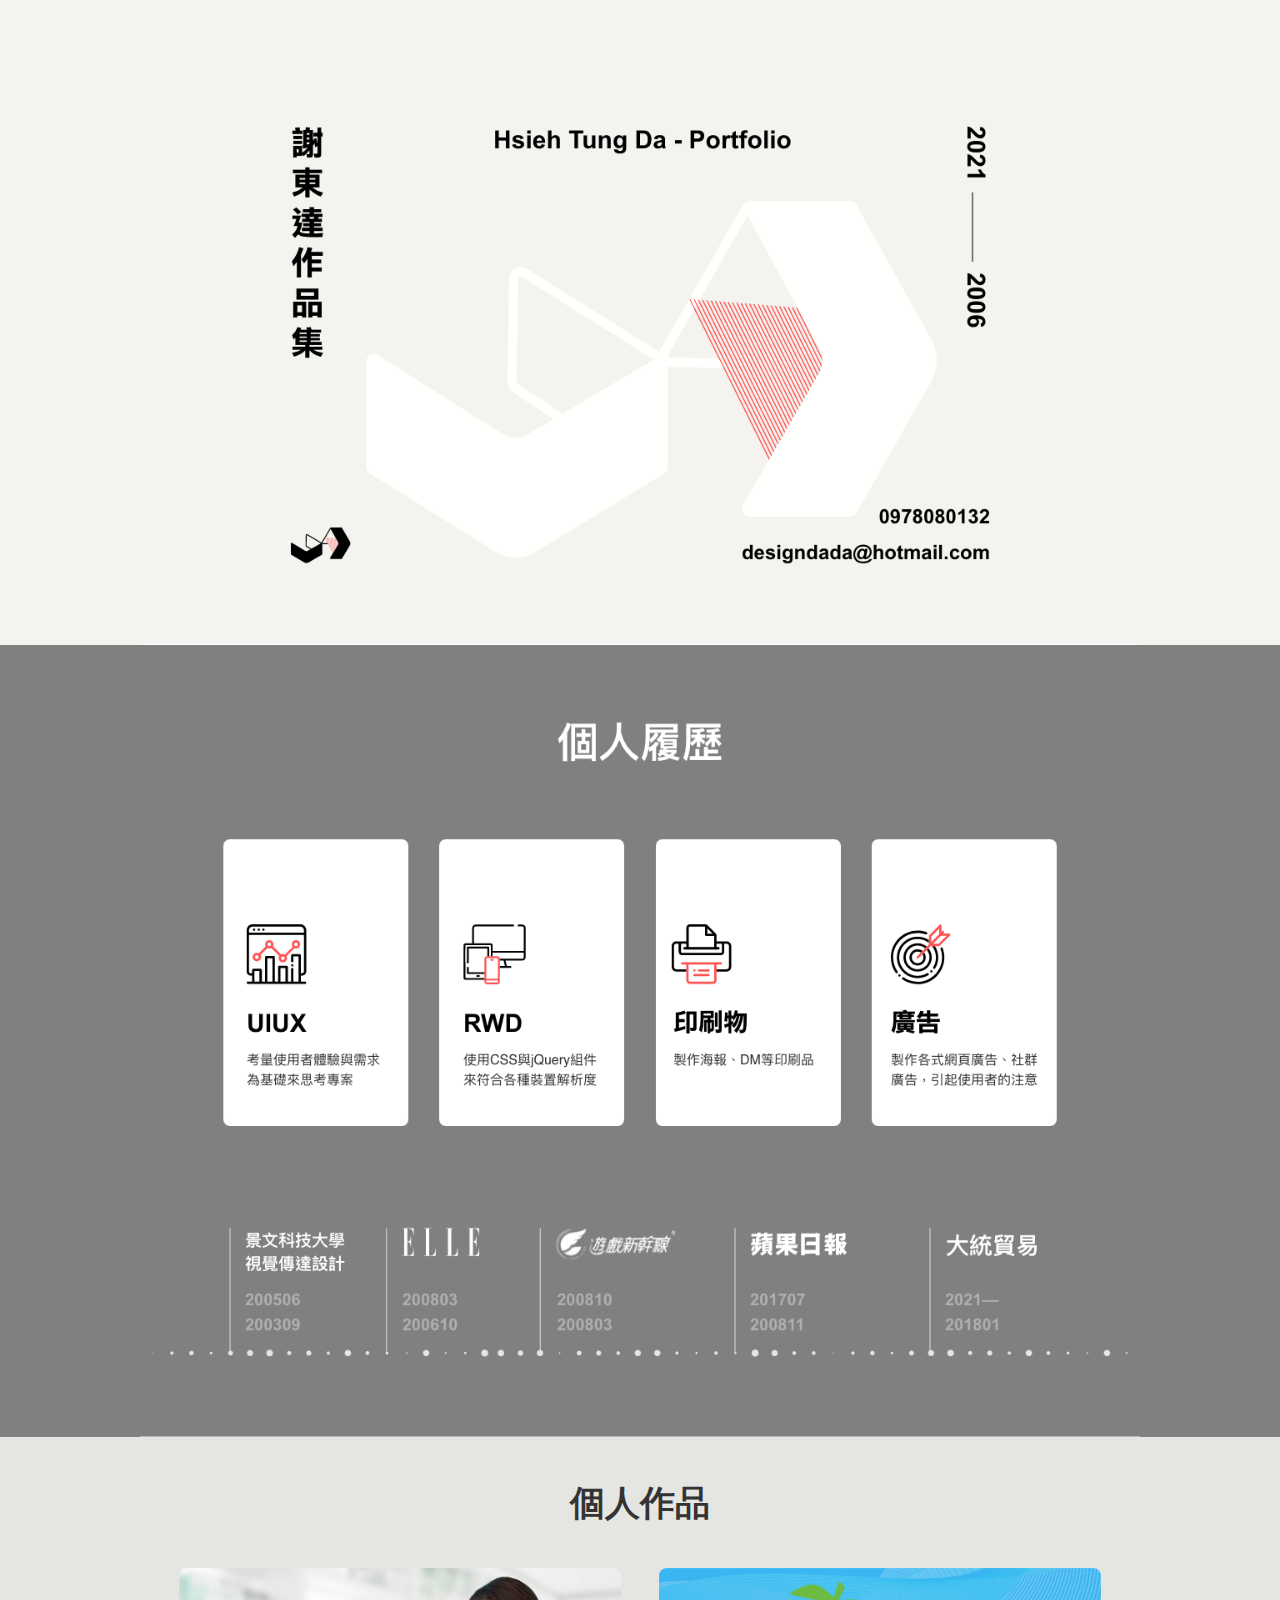
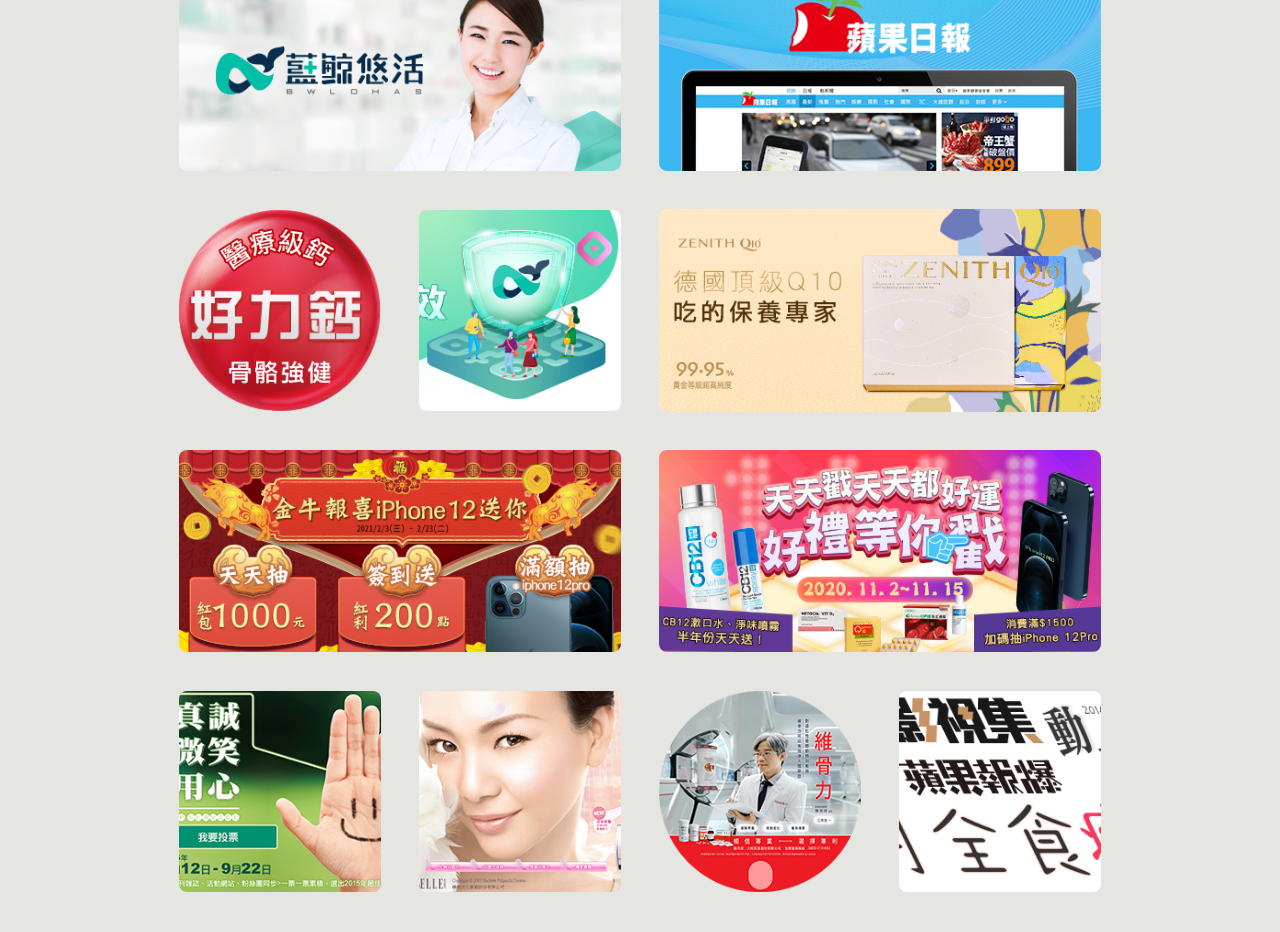
<file: index.html>
<!DOCTYPE html>
<html lang="en">

<head>

  <meta charset="UTF-8" />
  <meta http-equiv="X-UA-Compatible" content="IE=edge" />
  <meta name="viewport" content="width=device-width, initial-scale=1, shrink-to-fit=no" />
  <meta name="description" content="" />


  <!-- Title -->
  <title>謝東達作品集</title>
  <!-- Favicon -->
  <link rel="icon" type="img/png" href="images/favicon.png" />
  <!-- pluginCss -->
  <!-- <link rel="stylesheet" href="vendor/animate.min.css" /> -->
  <!-- Stylesheet -->
  <link rel="stylesheet" href="css/dada.min.css" />
  <!-- <link rel="stylesheet" href="css/eventheaderFooter.min.css" /> -->
</head>

<body>

  <!-- KV -->
  <div class="kv">
    <div class="content">
      <div class="row"><img src="images/kv.png" alt="" class="img-rwd"></div>
    </div>
  </div>
  <!-- skill -->
  <div class="skill">
    <div class="content">
      <div class="row"><img src="images/skill.png" alt="" class="img-rwd"></div>
    </div>
  </div>
  <!-- list -->
  <div class="list">
    <div class="content">
      <div class="row">
        <h1>個人作品</h1>
        <div class="listgrid">
          <!-- 藍鯨 case0-->
          <div class="item"><a href="case0.html" target="_blank"><img src="images/case0_480x220.jpg" alt=""
                class="img-rwd"></a></div>
          <!-- appledaily case1 -->
          <div class="item"><a href="case1.html" target="_blank"><img src="images/case1_s.jpg" alt=""
                class="img-rwd"></a>
          </div>
          <!-- 好力鈣 case3 out-->
          <div class="item flex-2"><a href="https://brand.bwlohas.com/metocal/index.html" target="_blank"><img
                src="images/case3_220x220.png" alt="" class="img-rwd"></a></div>
          <!-- 防偽 case6 out-->
          <div class="item flex-2"><a href="https://dadahsieh.github.io/security/" target="_blank"><img
                src="images/case6_220x220.png" alt="" class="img-rwd"></a></div>
          <!-- zenithQ10 case2 out-->
          <div class="item"><a href="https://brand.bwlohas.com/zenithq10/index.html" target="_blank"><img
                src="images/case2_480x220.jpg" alt="" class="img-rwd"></a></div>
          <!-- 農曆年 case4 out-->
          <div class="item"><a href="https://dadahsieh.github.io/2021newyear/" target="_blank"><img
                src="images/case4_480x220.jpg" alt="" class="img-rwd"></a></div>
          <!-- 雙11 case5 out-->
          <div class="item"><a href="https://dadahsieh.github.io/double11/" target="_blank"><img
                src="images/case5_480x220.jpg" alt="" class="img-rwd"></a></div>
          <!-- 服務大賞 case7-->
          <div class="item flex-2"><a href="case7.html" target="_blank"><img src="images/case7_220x220.png" alt=""
                class="img-rwd"></a>
          </div>
          <!-- 過去活動 case9-->
          <div class="item flex-2"><a href="case9.html" target="_blank"><img src="images/case9_220x220.jpg" alt=""
                class="img-rwd"></a>
          </div>
          <!-- 維骨力團購 case8-->
          <div class="item flex-2"><a href="case8.html" target="_blank"><img src="images/case8_220x220.png" alt=""
                class="img-rwd"></a>
          </div>
          <!-- banner case10-->
          <div class="item flex-2"><a href="case10.html" target="_blank"><img src="images/case10_220x220.png" alt=""
                class="img-rwd"></a></div>
        </div>
      </div>
    </div>
  </div>


  <!-- ##### All Javascript Script ##### -->
  <!-- jquery-3.3.1 js -->
  <!-- <script src="vendor/jquery/jquery-3.3.1.min.js"></script> -->
  <!-- pluginJs -->
  <script src="js/lazysizes.min.js" async></script>
  <!-- mainJs -->

</body>

</html>
</file>
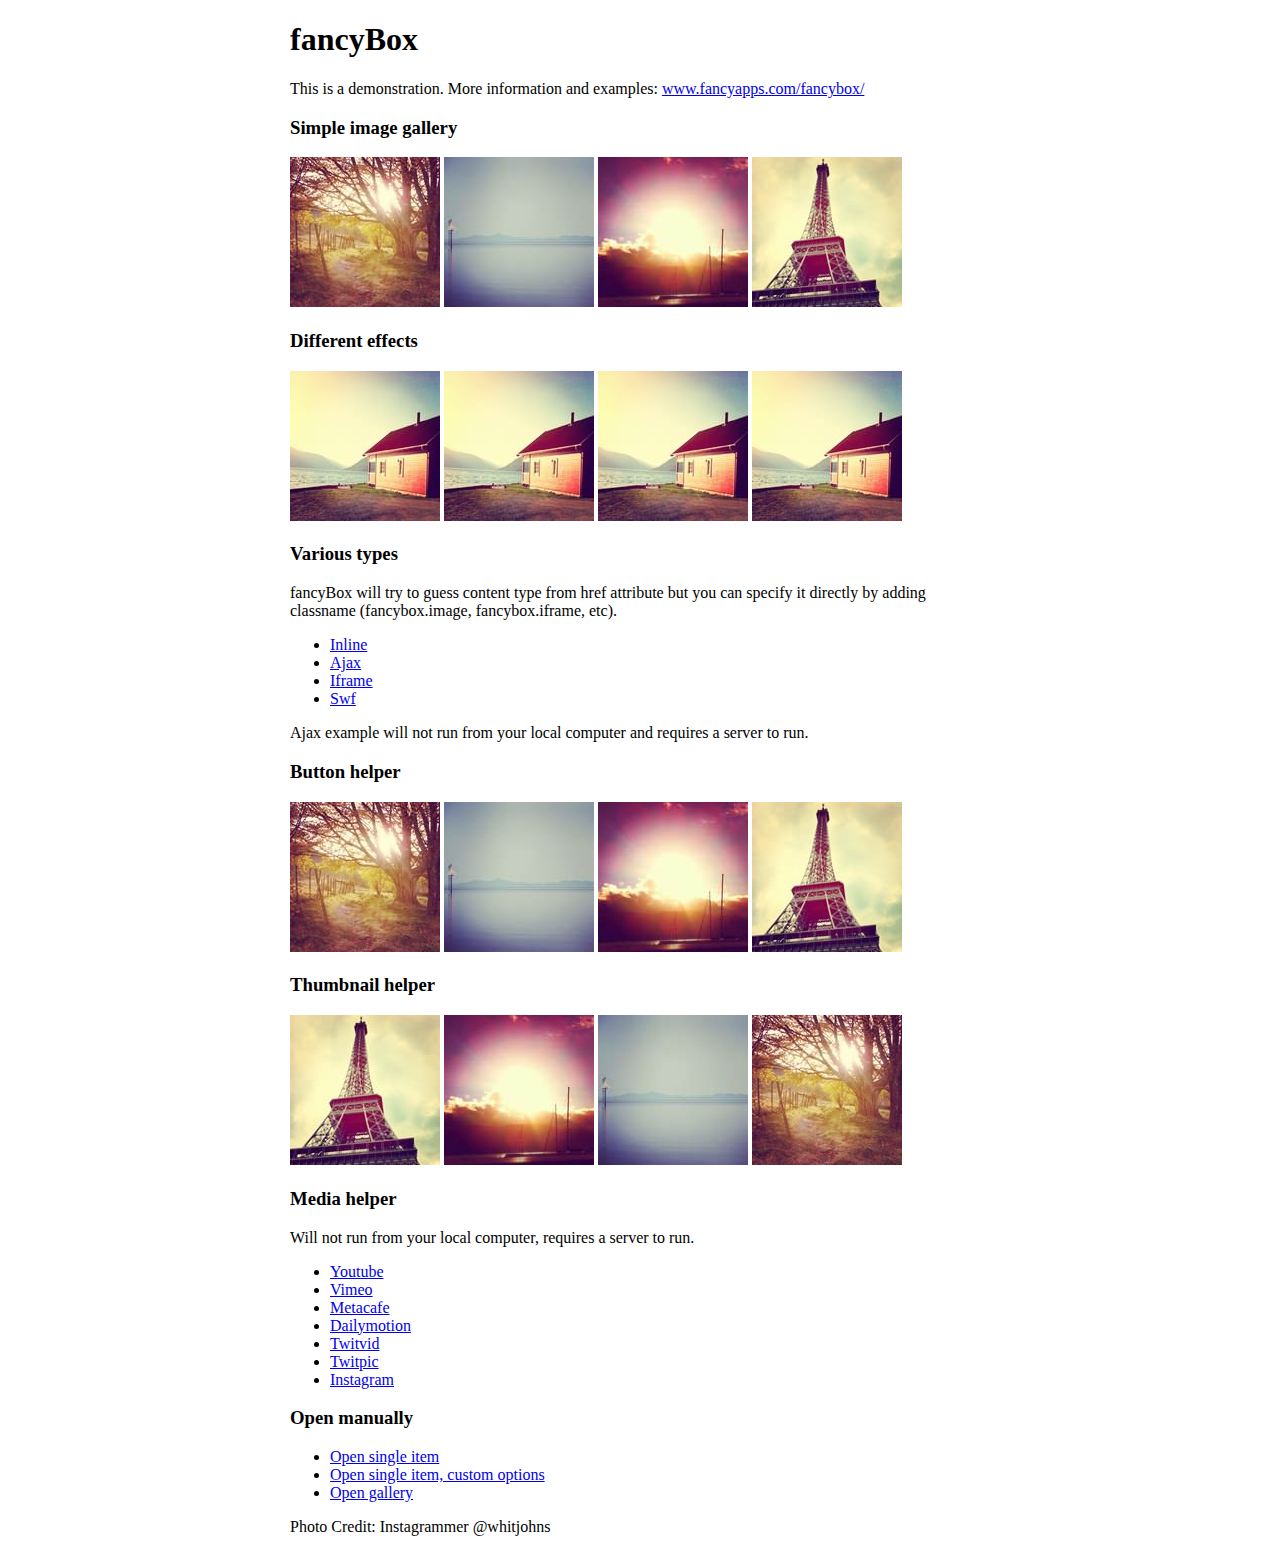
<file: vendor/fancybox/demo/index.html>
<!DOCTYPE html>
<html>
<head>
	<title>fancyBox - Fancy jQuery Lightbox Alternative | Demonstration</title>
	<meta http-equiv="Content-Type" content="text/html; charset=UTF-8" />

	<!-- Add jQuery library -->
	<script type="text/javascript" src="../lib/jquery-1.10.2.min.js"></script>

	<!-- Add mousewheel plugin (this is optional) -->
	<script type="text/javascript" src="../lib/jquery.mousewheel.pack.js?v=3.1.3"></script>

	<!-- Add fancyBox main JS and CSS files -->
	<script type="text/javascript" src="../source/jquery.fancybox.pack.js?v=2.1.5"></script>
	<link rel="stylesheet" type="text/css" href="../source/jquery.fancybox.css?v=2.1.5" media="screen" />

	<!-- Add Button helper (this is optional) -->
	<link rel="stylesheet" type="text/css" href="../source/helpers/jquery.fancybox-buttons.css?v=1.0.5" />
	<script type="text/javascript" src="../source/helpers/jquery.fancybox-buttons.js?v=1.0.5"></script>

	<!-- Add Thumbnail helper (this is optional) -->
	<link rel="stylesheet" type="text/css" href="../source/helpers/jquery.fancybox-thumbs.css?v=1.0.7" />
	<script type="text/javascript" src="../source/helpers/jquery.fancybox-thumbs.js?v=1.0.7"></script>

	<!-- Add Media helper (this is optional) -->
	<script type="text/javascript" src="../source/helpers/jquery.fancybox-media.js?v=1.0.6"></script>

	<script type="text/javascript">
		$(document).ready(function() {
			/*
			 *  Simple image gallery. Uses default settings
			 */

			$('.fancybox').fancybox();

			/*
			 *  Different effects
			 */

			// Change title type, overlay closing speed
			$(".fancybox-effects-a").fancybox({
				helpers: {
					title : {
						type : 'outside'
					},
					overlay : {
						speedOut : 0
					}
				}
			});

			// Disable opening and closing animations, change title type
			$(".fancybox-effects-b").fancybox({
				openEffect  : 'none',
				closeEffect	: 'none',

				helpers : {
					title : {
						type : 'over'
					}
				}
			});

			// Set custom style, close if clicked, change title type and overlay color
			$(".fancybox-effects-c").fancybox({
				wrapCSS    : 'fancybox-custom',
				closeClick : true,

				openEffect : 'none',

				helpers : {
					title : {
						type : 'inside'
					},
					overlay : {
						css : {
							'background' : 'rgba(238,238,238,0.85)'
						}
					}
				}
			});

			// Remove padding, set opening and closing animations, close if clicked and disable overlay
			$(".fancybox-effects-d").fancybox({
				padding: 0,

				openEffect : 'elastic',
				openSpeed  : 150,

				closeEffect : 'elastic',
				closeSpeed  : 150,

				closeClick : true,

				helpers : {
					overlay : null
				}
			});

			/*
			 *  Button helper. Disable animations, hide close button, change title type and content
			 */

			$('.fancybox-buttons').fancybox({
				openEffect  : 'none',
				closeEffect : 'none',

				prevEffect : 'none',
				nextEffect : 'none',

				closeBtn  : false,

				helpers : {
					title : {
						type : 'inside'
					},
					buttons	: {}
				},

				afterLoad : function() {
					this.title = 'Image ' + (this.index + 1) + ' of ' + this.group.length + (this.title ? ' - ' + this.title : '');
				}
			});


			/*
			 *  Thumbnail helper. Disable animations, hide close button, arrows and slide to next gallery item if clicked
			 */

			$('.fancybox-thumbs').fancybox({
				prevEffect : 'none',
				nextEffect : 'none',

				closeBtn  : false,
				arrows    : false,
				nextClick : true,

				helpers : {
					thumbs : {
						width  : 50,
						height : 50
					}
				}
			});

			/*
			 *  Media helper. Group items, disable animations, hide arrows, enable media and button helpers.
			*/
			$('.fancybox-media')
				.attr('rel', 'media-gallery')
				.fancybox({
					openEffect : 'none',
					closeEffect : 'none',
					prevEffect : 'none',
					nextEffect : 'none',

					arrows : false,
					helpers : {
						media : {},
						buttons : {}
					}
				});

			/*
			 *  Open manually
			 */

			$("#fancybox-manual-a").click(function() {
				$.fancybox.open('1_b.jpg');
			});

			$("#fancybox-manual-b").click(function() {
				$.fancybox.open({
					href : 'iframe.html',
					type : 'iframe',
					padding : 5
				});
			});

			$("#fancybox-manual-c").click(function() {
				$.fancybox.open([
					{
						href : '1_b.jpg',
						title : 'My title'
					}, {
						href : '2_b.jpg',
						title : '2nd title'
					}, {
						href : '3_b.jpg'
					}
				], {
					helpers : {
						thumbs : {
							width: 75,
							height: 50
						}
					}
				});
			});


		});
	</script>
	<style type="text/css">
		.fancybox-custom .fancybox-skin {
			box-shadow: 0 0 50px #222;
		}

		body {
			max-width: 700px;
			margin: 0 auto;
		}
	</style>
</head>
<body>
	<h1>fancyBox</h1>

	<p>This is a demonstration. More information and examples: <a href="http://fancyapps.com/fancybox/">www.fancyapps.com/fancybox/</a></p>

	<h3>Simple image gallery</h3>
	<p>
		<a class="fancybox" href="1_b.jpg" data-fancybox-group="gallery" title="Lorem ipsum dolor sit amet"><img src="1_s.jpg" alt="" /></a>

		<a class="fancybox" href="2_b.jpg" data-fancybox-group="gallery" title="Etiam quis mi eu elit temp"><img src="2_s.jpg" alt="" /></a>

		<a class="fancybox" href="3_b.jpg" data-fancybox-group="gallery" title="Cras neque mi, semper leon"><img src="3_s.jpg" alt="" /></a>

		<a class="fancybox" href="4_b.jpg" data-fancybox-group="gallery" title="Sed vel sapien vel sem uno"><img src="4_s.jpg" alt="" /></a>
	</p>

	<h3>Different effects</h3>
	<p>
		<a class="fancybox-effects-a" href="5_b.jpg" title="Lorem ipsum dolor sit amet, consectetur adipiscing elit"><img src="5_s.jpg" alt="" /></a>

		<a class="fancybox-effects-b" href="5_b.jpg" title="Lorem ipsum dolor sit amet, consectetur adipiscing elit"><img src="5_s.jpg" alt="" /></a>

		<a class="fancybox-effects-c" href="5_b.jpg" title="Lorem ipsum dolor sit amet, consectetur adipiscing elit"><img src="5_s.jpg" alt="" /></a>

		<a class="fancybox-effects-d" href="5_b.jpg" title="Lorem ipsum dolor sit amet, consectetur adipiscing elit"><img src="5_s.jpg" alt="" /></a>
	</p>

	<h3>Various types</h3>
	<p>
		fancyBox will try to guess content type from href attribute but you can specify it directly by adding classname (fancybox.image, fancybox.iframe, etc).
	</p>
	<ul>
		<li><a class="fancybox" href="#inline1" title="Lorem ipsum dolor sit amet">Inline</a></li>
		<li><a class="fancybox fancybox.ajax" href="ajax.txt">Ajax</a></li>
		<li><a class="fancybox fancybox.iframe" href="iframe.html">Iframe</a></li>
		<li><a class="fancybox" href="http://www.adobe.com/jp/events/cs3_web_edition_tour/swfs/perform.swf">Swf</a></li>
	</ul>

	<div id="inline1" style="width:400px;display: none;">
		<h3>Etiam quis mi eu elit</h3>
		<p>
			Lorem ipsum dolor sit amet, consectetur adipiscing elit. Etiam quis mi eu elit tempor facilisis id et neque. Nulla sit amet sem sapien. Vestibulum imperdiet porta ante ac ornare. Nulla et lorem eu nibh adipiscing ultricies nec at lacus. Cras laoreet ultricies sem, at blandit mi eleifend aliquam. Nunc enim ipsum, vehicula non pretium varius, cursus ac tortor. Vivamus fringilla congue laoreet. Quisque ultrices sodales orci, quis rhoncus justo auctor in. Phasellus dui eros, bibendum eu feugiat ornare, faucibus eu mi. Nunc aliquet tempus sem, id aliquam diam varius ac. Maecenas nisl nunc, molestie vitae eleifend vel, iaculis sed magna. Aenean tempus lacus vitae orci posuere porttitor eget non felis. Donec lectus elit, aliquam nec eleifend sit amet, vestibulum sed nunc.
		</p>
	</div>

	<p>
		Ajax example will not run from your local computer and requires a server to run.
	</p>

	<h3>Button helper</h3>
	<p>
		<a class="fancybox-buttons" data-fancybox-group="button" href="1_b.jpg"><img src="1_s.jpg" alt="" /></a>

		<a class="fancybox-buttons" data-fancybox-group="button" href="2_b.jpg"><img src="2_s.jpg" alt="" /></a>

		<a class="fancybox-buttons" data-fancybox-group="button" href="3_b.jpg"><img src="3_s.jpg" alt="" /></a>

		<a class="fancybox-buttons" data-fancybox-group="button" href="4_b.jpg"><img src="4_s.jpg" alt="" /></a>
	</p>

	<h3>Thumbnail helper</h3>
	<p>
		<a class="fancybox-thumbs" data-fancybox-group="thumb" href="4_b.jpg"><img src="4_s.jpg" alt="" /></a>

		<a class="fancybox-thumbs" data-fancybox-group="thumb" href="3_b.jpg"><img src="3_s.jpg" alt="" /></a>

		<a class="fancybox-thumbs" data-fancybox-group="thumb" href="2_b.jpg"><img src="2_s.jpg" alt="" /></a>

		<a class="fancybox-thumbs" data-fancybox-group="thumb" href="1_b.jpg"><img src="1_s.jpg" alt="" /></a>
	</p>

	<h3>Media helper</h3>
	<p>
		Will not run from your local computer, requires a server to run.
	</p>

	<ul>
		<li><a class="fancybox-media" href="http://www.youtube.com/watch?v=opj24KnzrWo">Youtube</a></li>
		<li><a class="fancybox-media" href="http://vimeo.com/47480346">Vimeo</a></li>
		<li><a class="fancybox-media" href="http://www.metacafe.com/watch/7635964/">Metacafe</a></li>
		<li><a class="fancybox-media" href="http://www.dailymotion.com/video/xoeylt_electric-guest-this-head-i-hold_music">Dailymotion</a></li>
		<li><a class="fancybox-media" href="http://twitvid.com/QY7MD">Twitvid</a></li>
		<li><a class="fancybox-media" href="http://twitpic.com/7p93st">Twitpic</a></li>
		<li><a class="fancybox-media" href="http://instagr.am/p/IejkuUGxQn">Instagram</a></li>
	</ul>

	<h3>Open manually</h3>
	<ul>
		<li><a id="fancybox-manual-a" href="javascript:;">Open single item</a></li>
		<li><a id="fancybox-manual-b" href="javascript:;">Open single item, custom options</a></li>
		<li><a id="fancybox-manual-c" href="javascript:;">Open gallery</a></li>
	</ul>

	<p>
		Photo Credit: Instagrammer @whitjohns
	</p>
</body>
</html>
</file>
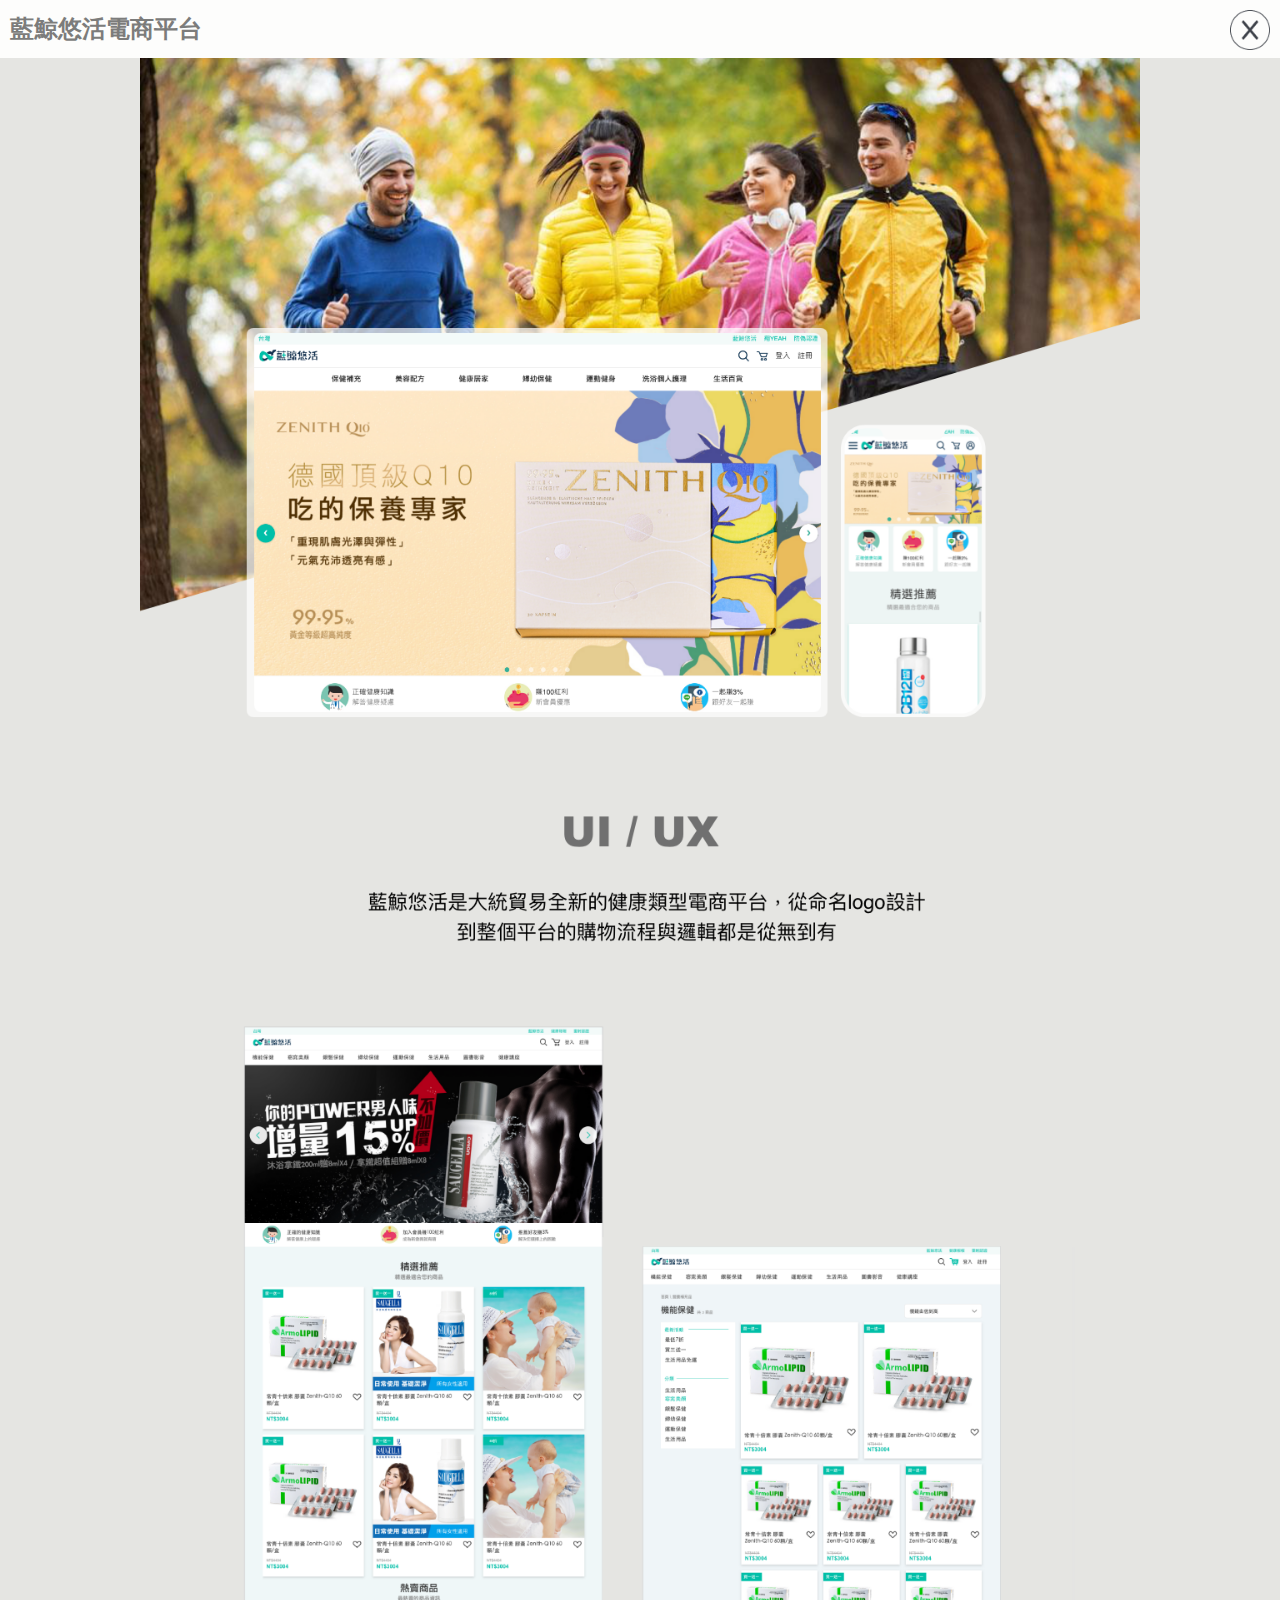
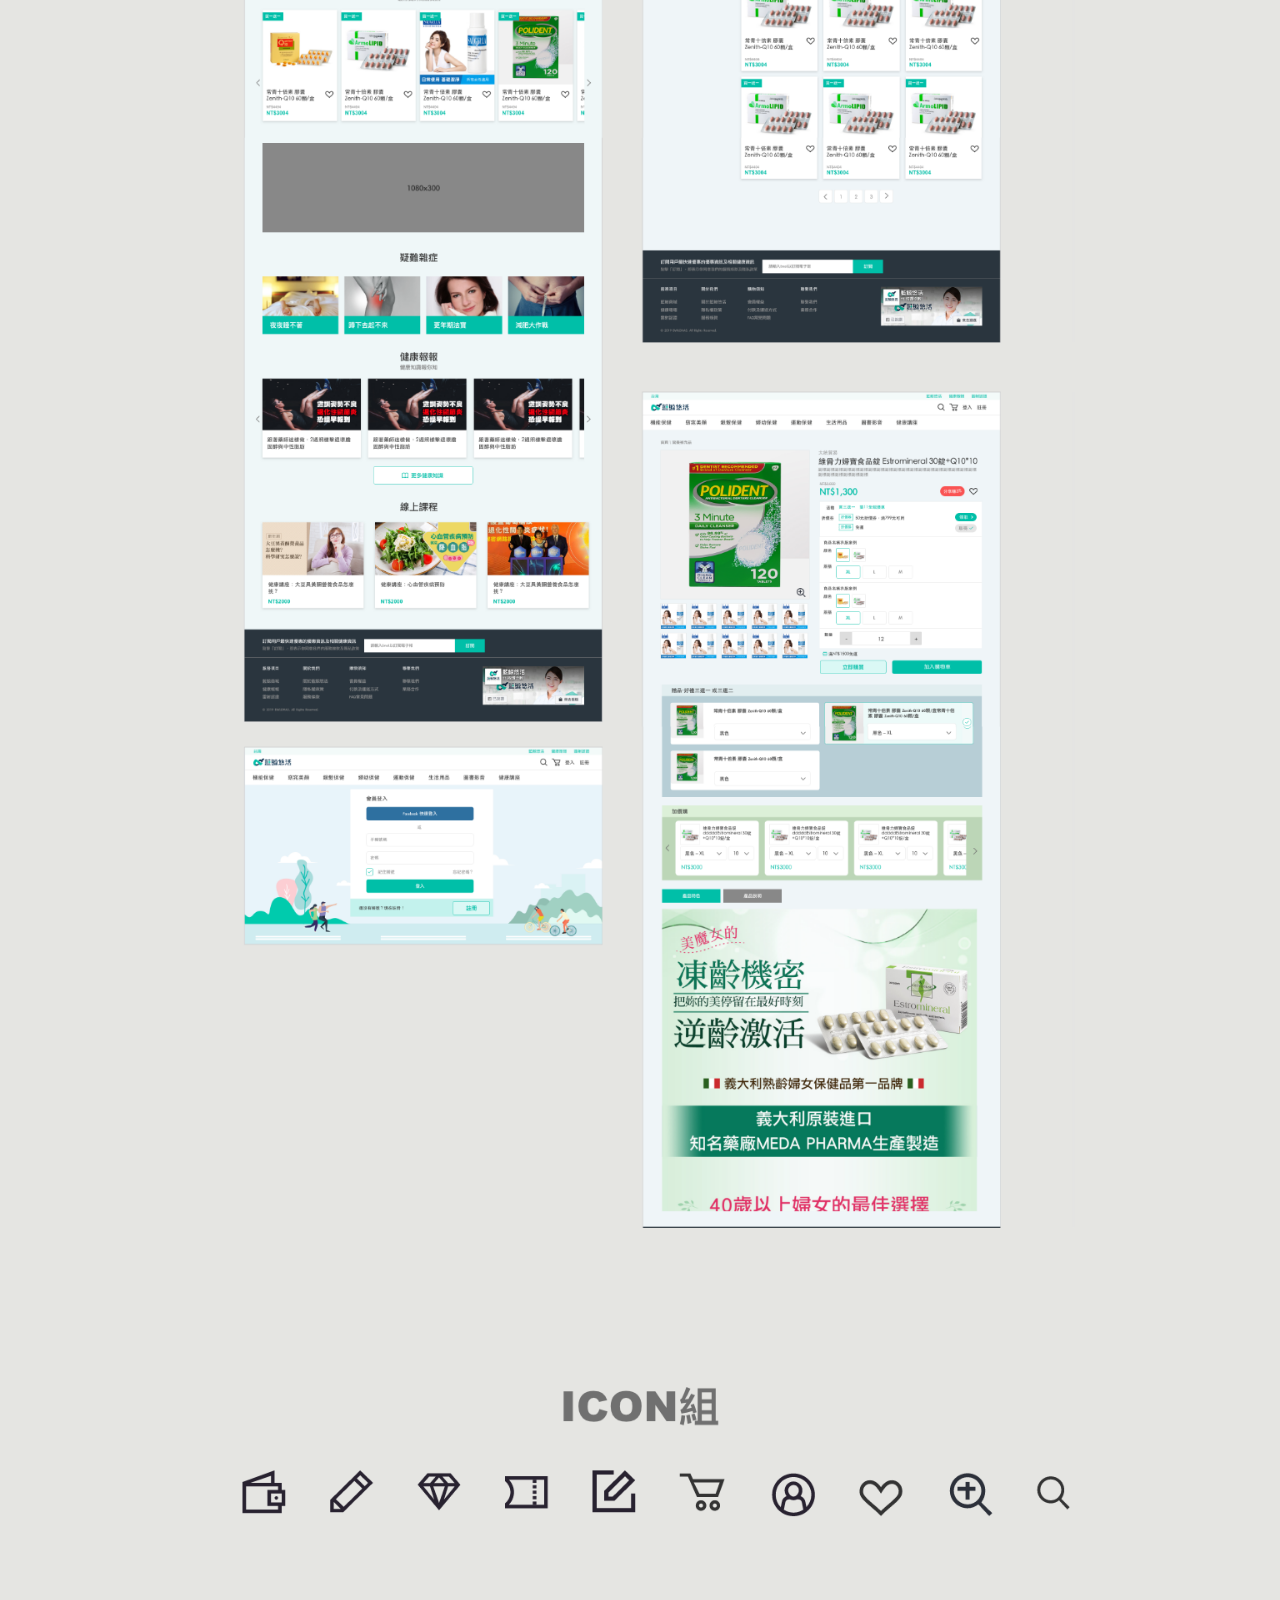
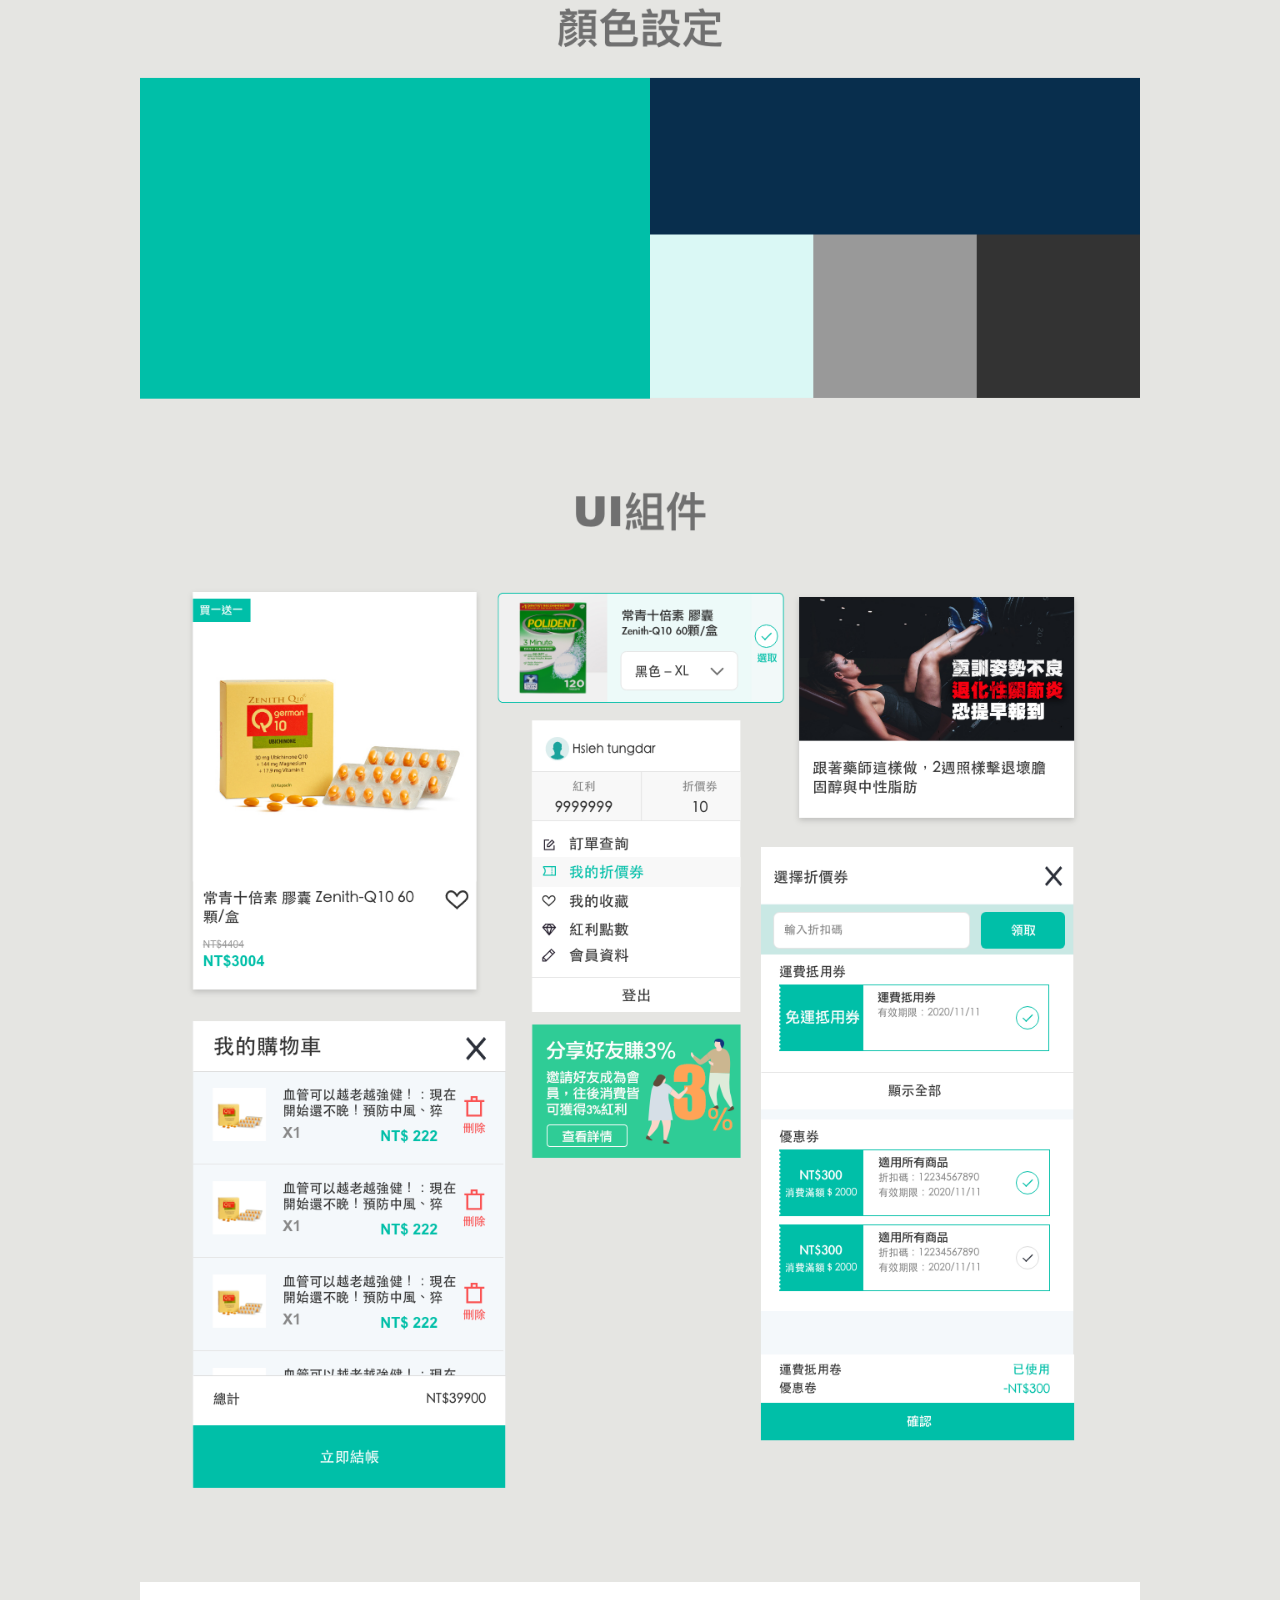
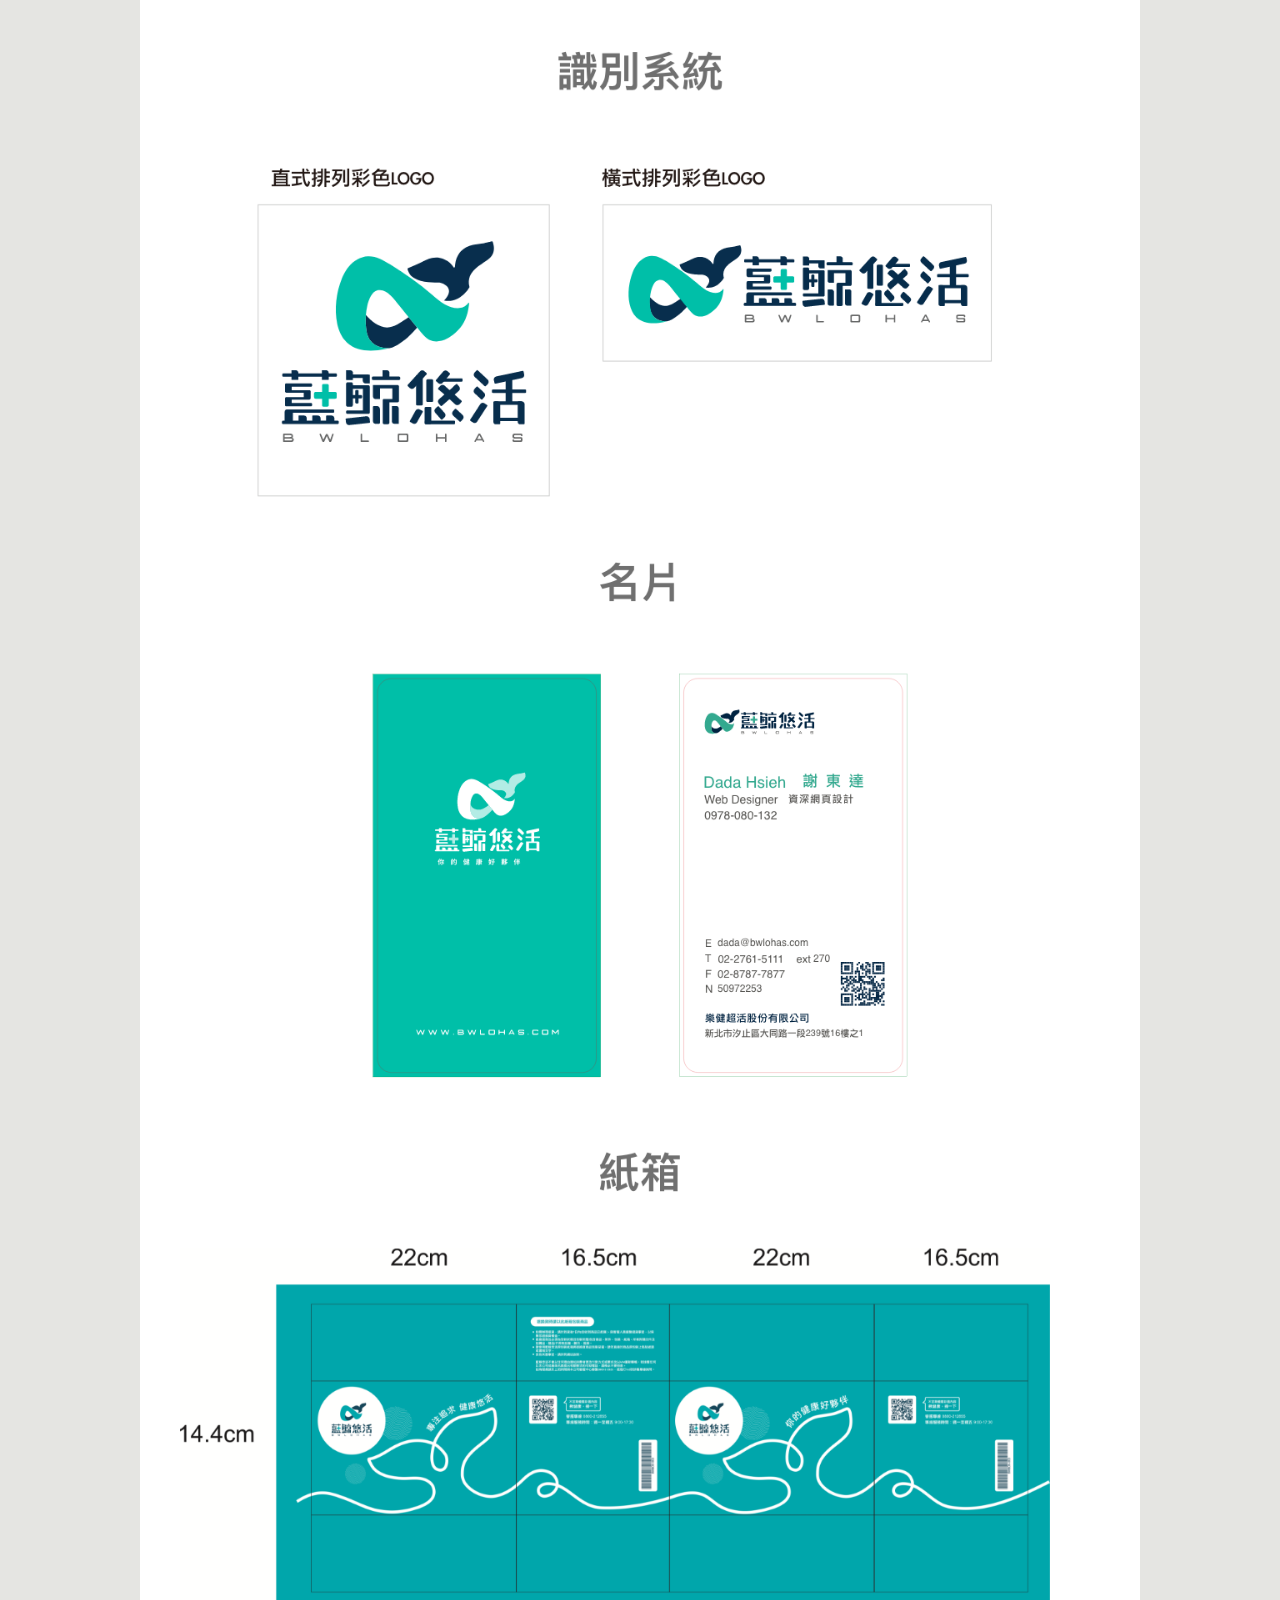
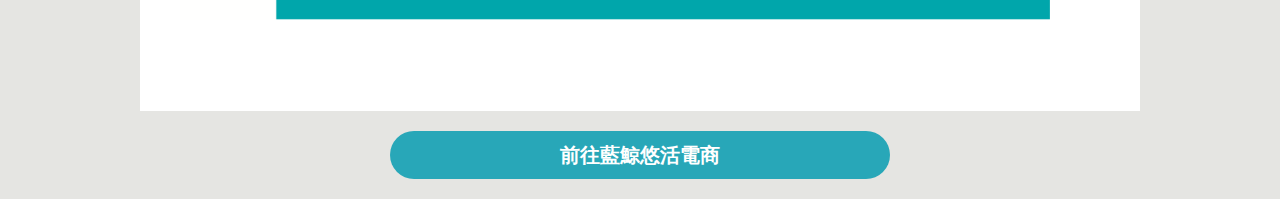
<file: case0.html>
<!DOCTYPE html>
<html lang="en">

<head>

    <meta charset="UTF-8" />
    <meta http-equiv="X-UA-Compatible" content="IE=edge" />
    <meta name="viewport" content="width=device-width, initial-scale=1, shrink-to-fit=no" />
    <meta name="description" content="" />


    <!-- Title -->
    <title>謝東達作品集</title>
    <!-- Favicon -->
    <link rel="icon" type="img/png" href="images/favicon.png" />
    <!-- pluginCss -->
    <!-- <link rel="stylesheet" href="vendor/animate.min.css" /> -->
    <!-- Stylesheet -->
    <link rel="stylesheet" href="css/dada.min.css" />
    <!-- <link rel="stylesheet" href="css/eventheaderFooter.min.css" /> -->
</head>

<body>
    <div class="titlebar">
        <div class="title">藍鯨悠活電商平台</div>
        <a href="index.html" class="closebt"><img src="images/closeIcon.png" alt="" class="img-rwd"></da>
    </div>
    <!-- 內容 -->
    <div class="case content">
        <div class="row"><img src="images/case_0.png" alt="" class="img-rwd">
            <a href="https://www.bwlohas.com/zh-tw" class="primary_btn" target="_blank">前往藍鯨悠活電商</a>
        </div>
    </div>
    <!-- s2 -->




    <!-- ##### All Javascript Script ##### -->
    <!-- jquery-3.3.1 js -->
    <!-- <script src="vendor/jquery/jquery-3.3.1.min.js"></script> -->
    <!-- pluginJs -->
    <script src="js/lazysizes.min.js" async></script>
    <!-- mainJs -->

</body>

</html>
</file>
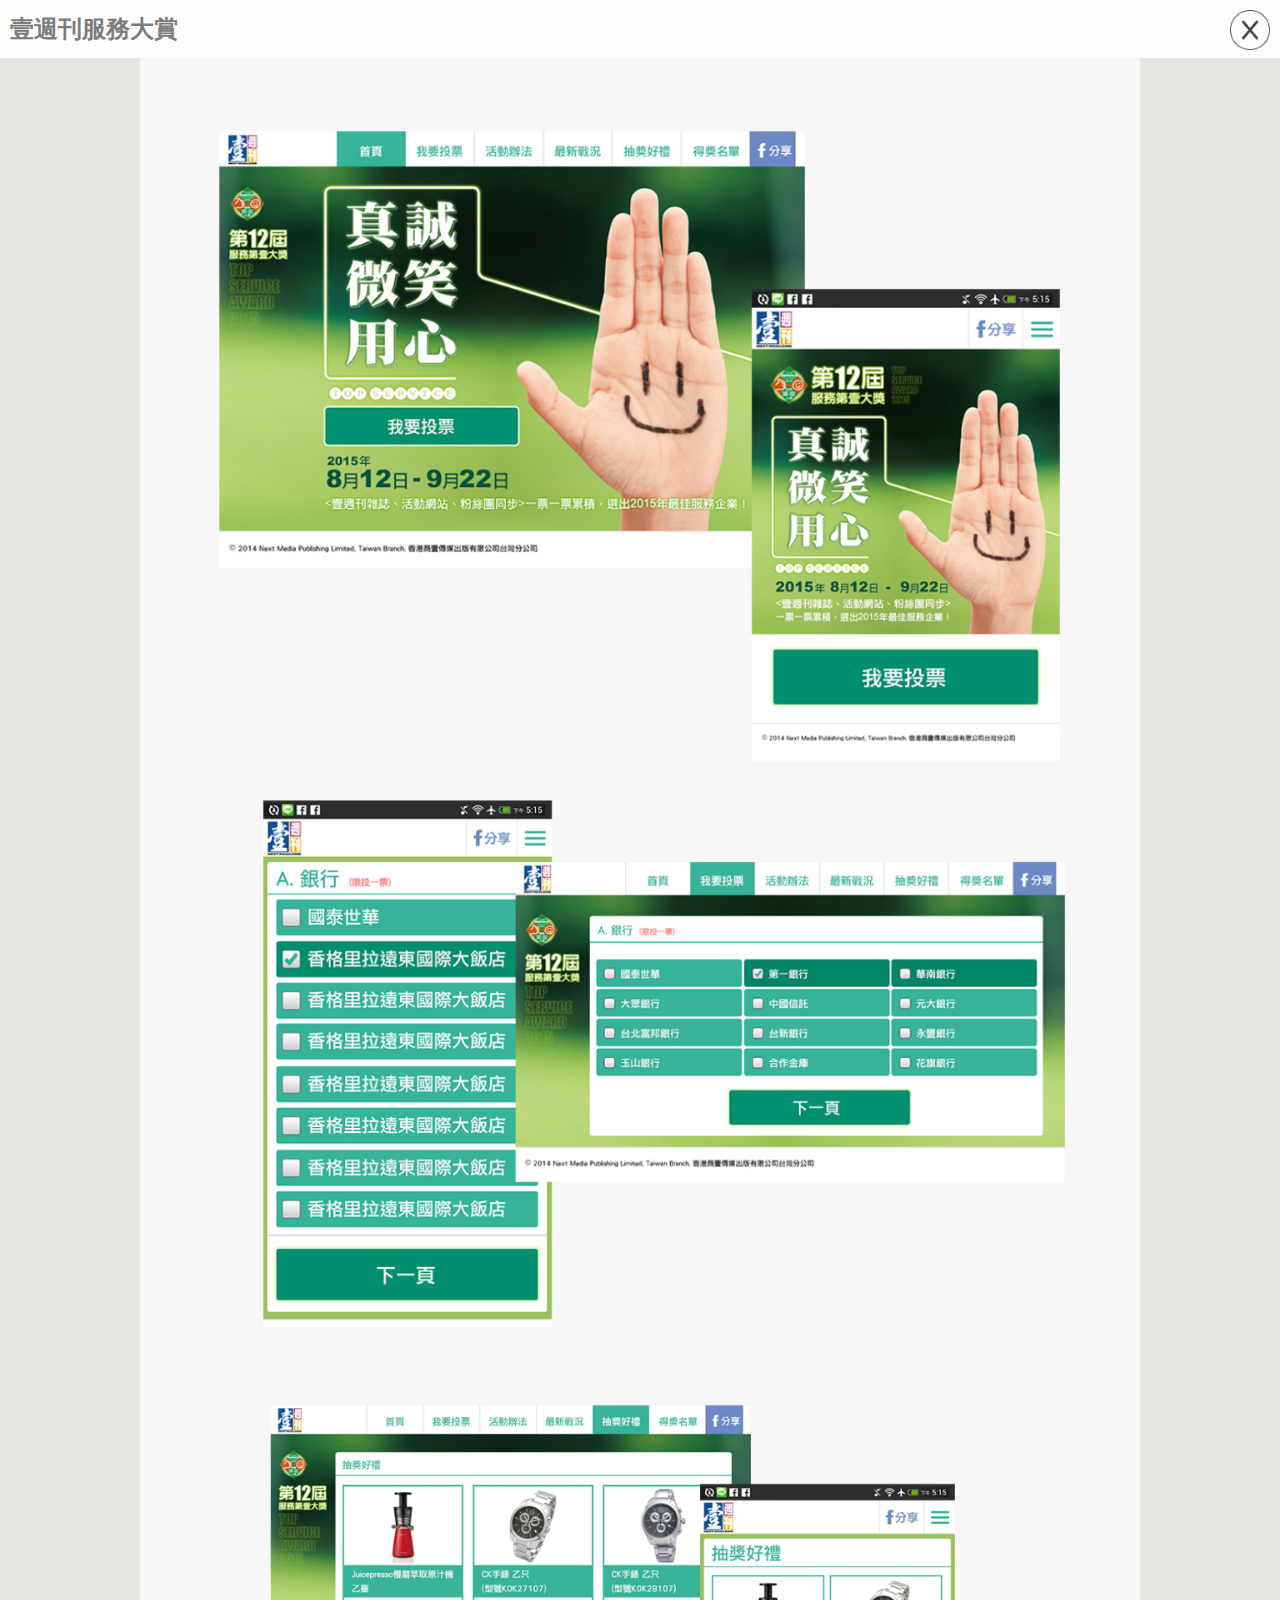
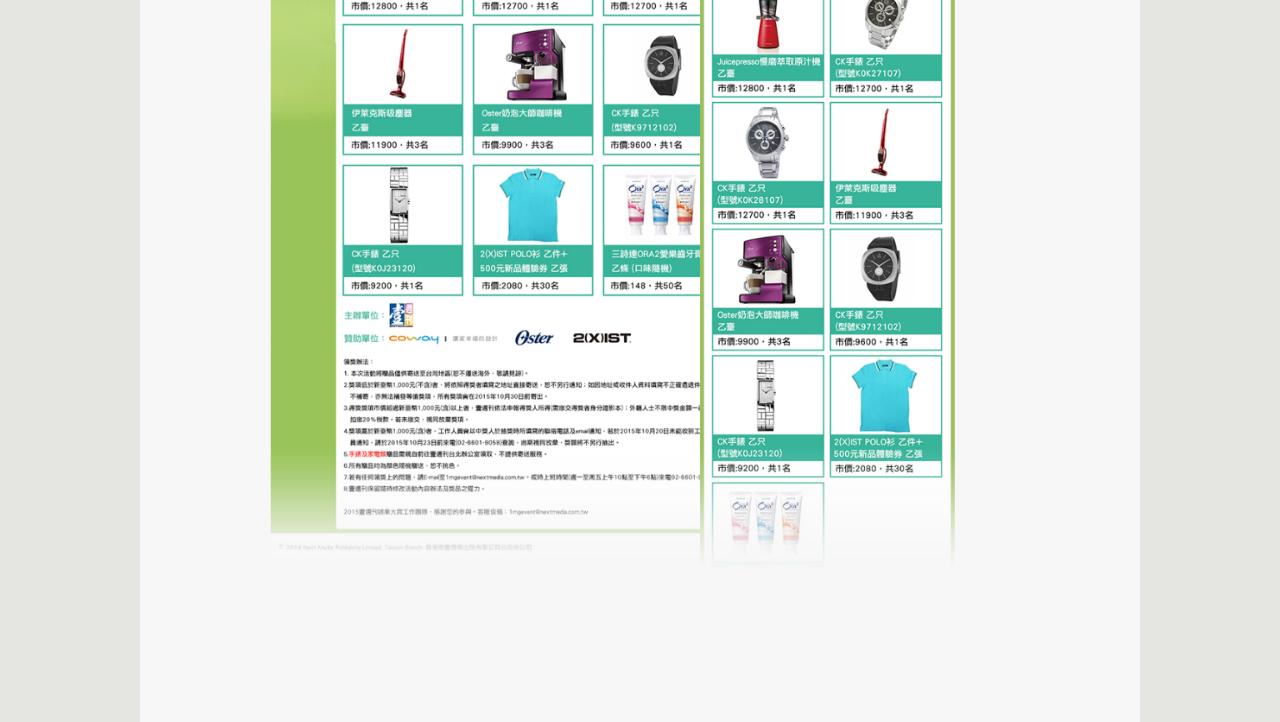
<file: case7.html>
<!DOCTYPE html>
<html lang="en">

<head>

    <meta charset="UTF-8" />
    <meta http-equiv="X-UA-Compatible" content="IE=edge" />
    <meta name="viewport" content="width=device-width, initial-scale=1, shrink-to-fit=no" />
    <meta name="description" content="" />


    <!-- Title -->
    <title>謝東達作品集</title>
    <!-- Favicon -->
    <link rel="icon" type="img/png" href="images/favicon.png" />
    <!-- pluginCss -->
    <!-- <link rel="stylesheet" href="vendor/animate.min.css" /> -->
    <!-- Stylesheet -->
    <link rel="stylesheet" href="css/dada.min.css" />
    <!-- <link rel="stylesheet" href="css/eventheaderFooter.min.css" /> -->
</head>

<body>
    <div class="titlebar">
        <div class="title">壹週刊服務大賞</div>
        <a href="index.html" class="closebt"><img src="images/closeIcon.png" alt="" class="img-rwd"></da>
    </div>
    <!-- 內容 -->
    <div class="case content ">
        <div class="row"><img src="images/case7.png" alt="" class="img-rwd"></div>
    </div>
    <!-- s2 -->




    <!-- ##### All Javascript Script ##### -->
    <!-- jquery-3.3.1 js -->
    <!-- <script src="vendor/jquery/jquery-3.3.1.min.js"></script> -->
    <!-- pluginJs -->
    <script src="js/lazysizes.min.js" async></script>
    <!-- mainJs -->

</body>

</html>
</file>
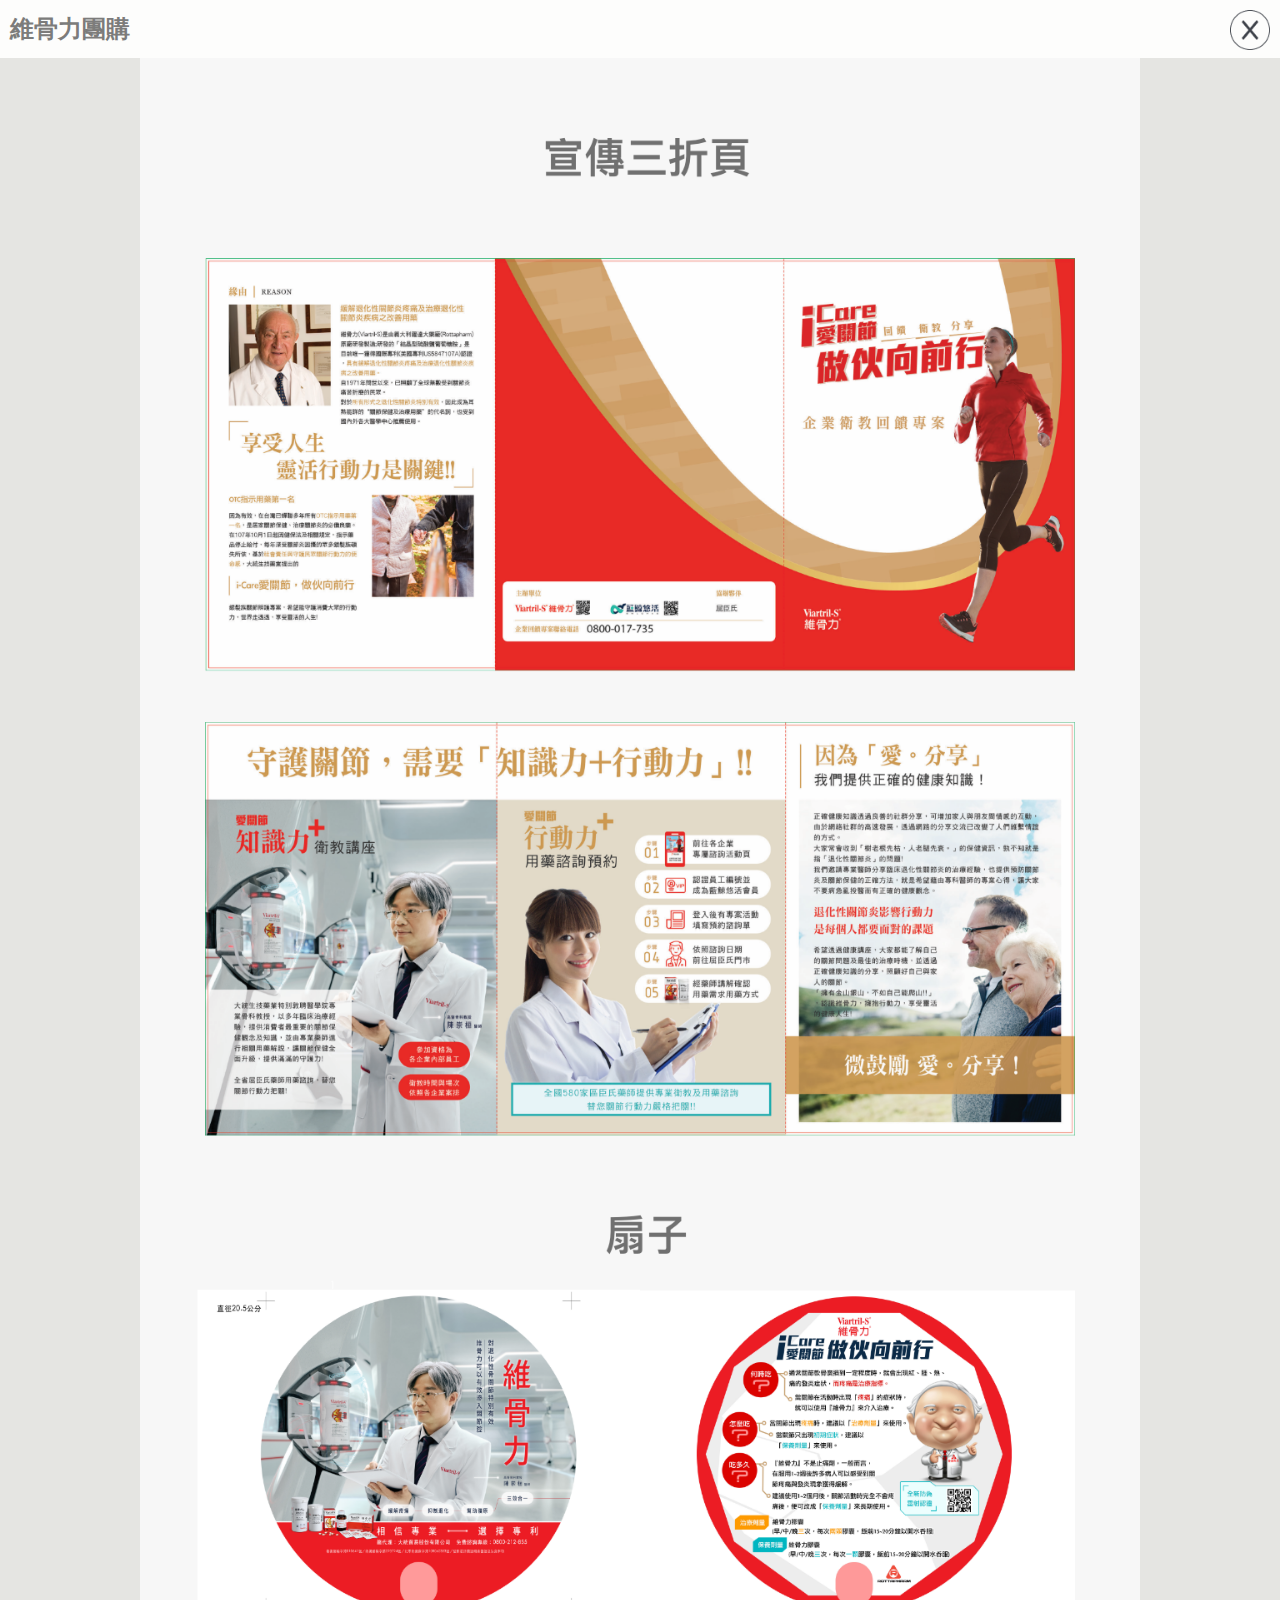
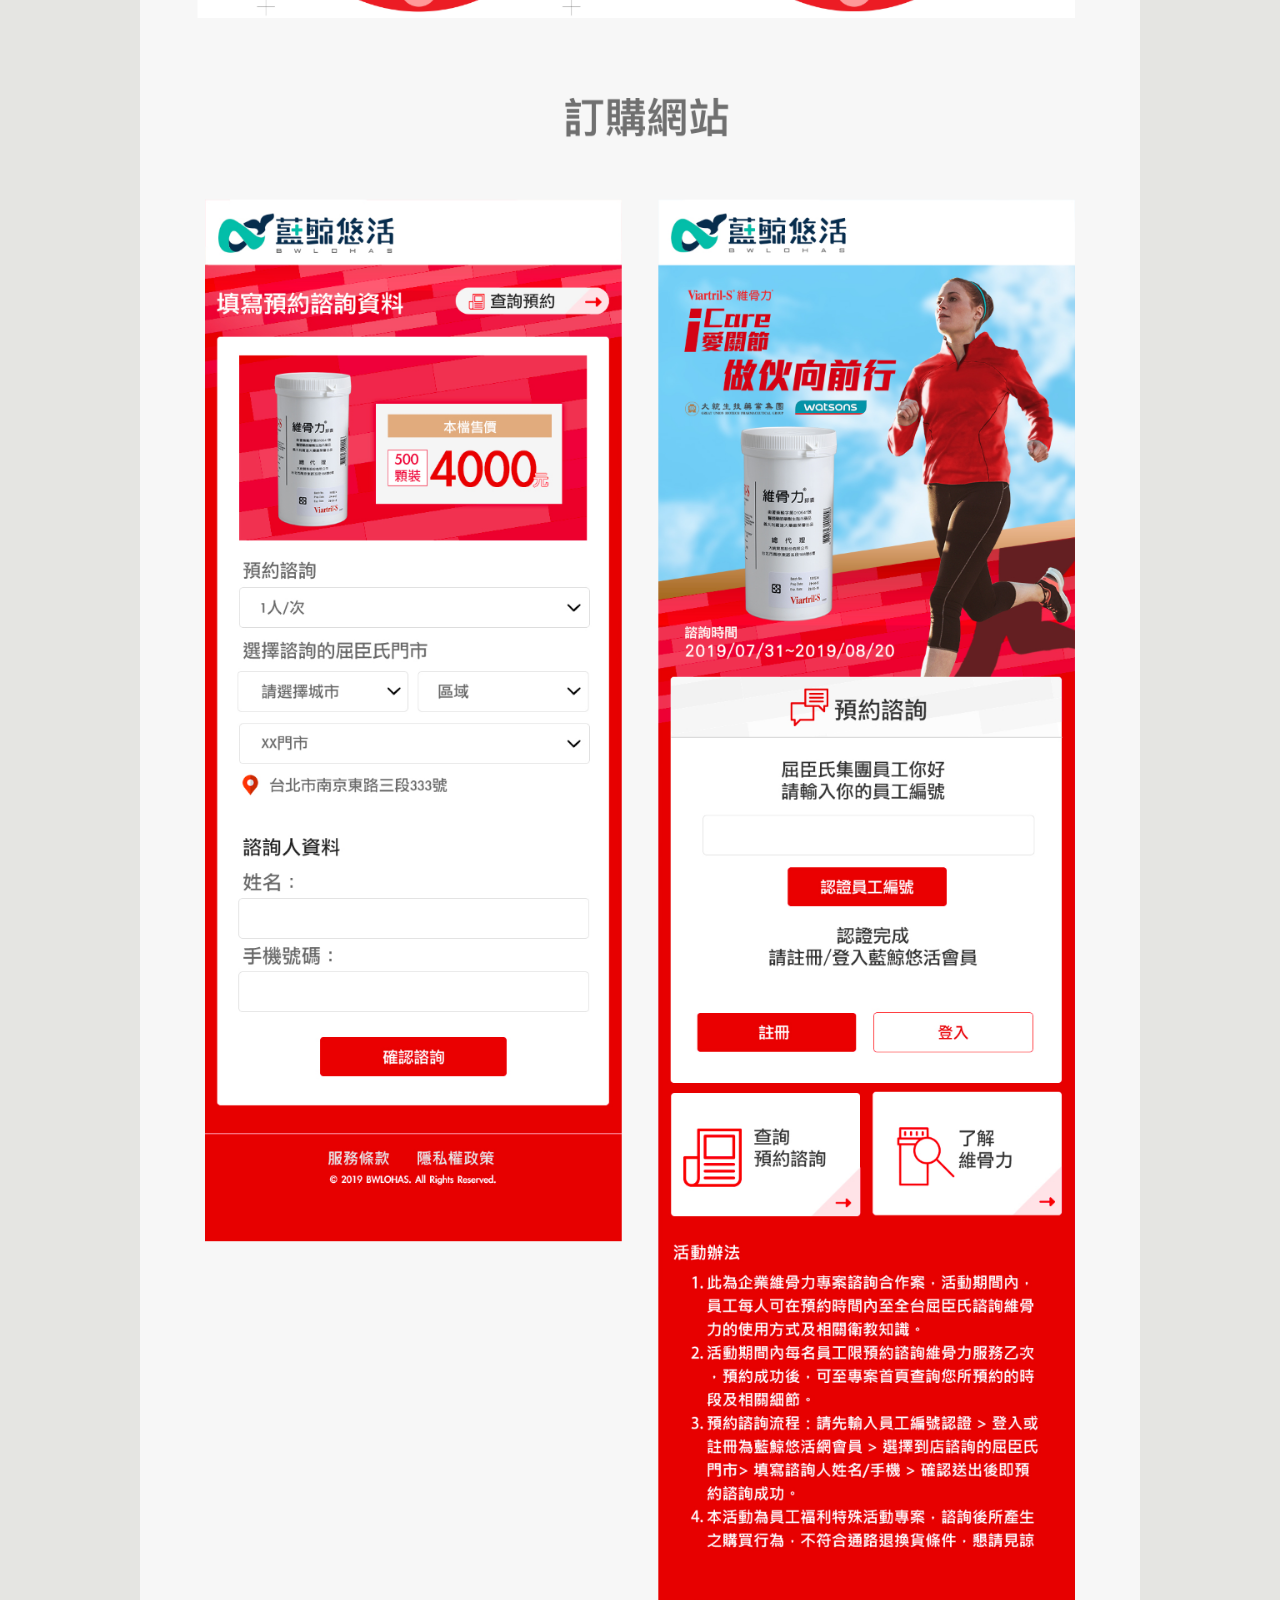
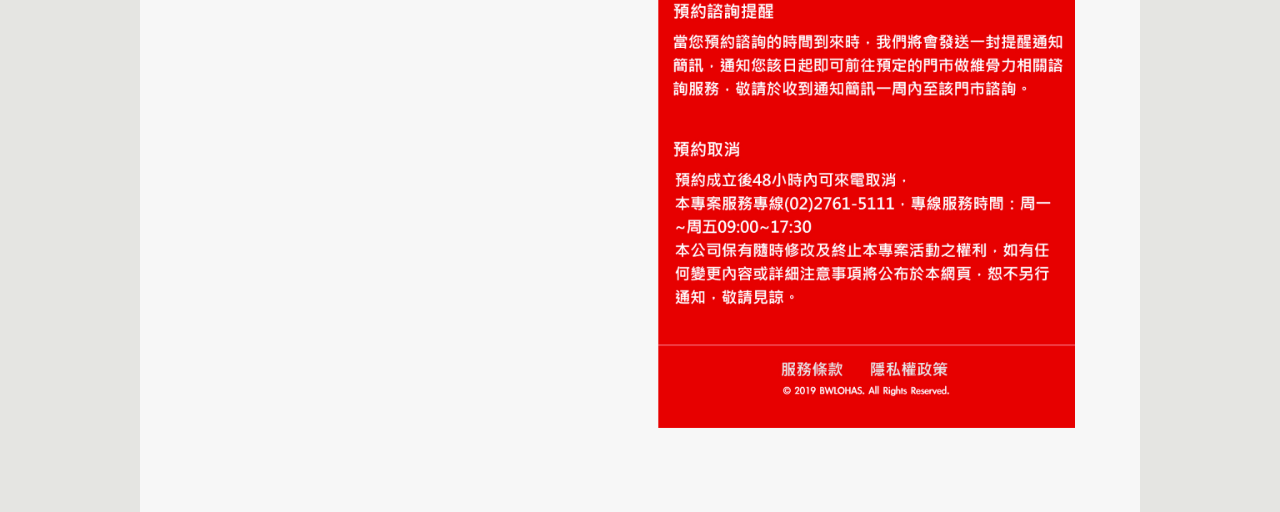
<file: case8.html>
<!DOCTYPE html>
<html lang="en">

<head>

    <meta charset="UTF-8" />
    <meta http-equiv="X-UA-Compatible" content="IE=edge" />
    <meta name="viewport" content="width=device-width, initial-scale=1, shrink-to-fit=no" />
    <meta name="description" content="" />


    <!-- Title -->
    <title>謝東達作品集</title>
    <!-- Favicon -->
    <link rel="icon" type="img/png" href="images/favicon.png" />
    <!-- pluginCss -->
    <!-- <link rel="stylesheet" href="vendor/animate.min.css" /> -->
    <!-- Stylesheet -->
    <link rel="stylesheet" href="css/dada.min.css" />
    <!-- <link rel="stylesheet" href="css/eventheaderFooter.min.css" /> -->
</head>

<body>
    <div class="titlebar">
        <div class="title">維骨力團購</div>
        <a href="index.html" class="closebt"><img src="images/closeIcon.png" alt="" class="img-rwd"></da>
    </div>
    <!-- 內容 -->
    <div class="case content ">
        <div class="row"><img src="images/case8.png" alt="" class="img-rwd"></div>
    </div>
    <!-- s2 -->




    <!-- ##### All Javascript Script ##### -->
    <!-- jquery-3.3.1 js -->
    <!-- <script src="vendor/jquery/jquery-3.3.1.min.js"></script> -->
    <!-- pluginJs -->
    <script src="js/lazysizes.min.js" async></script>
    <!-- mainJs -->

</body>

</html>
</file>
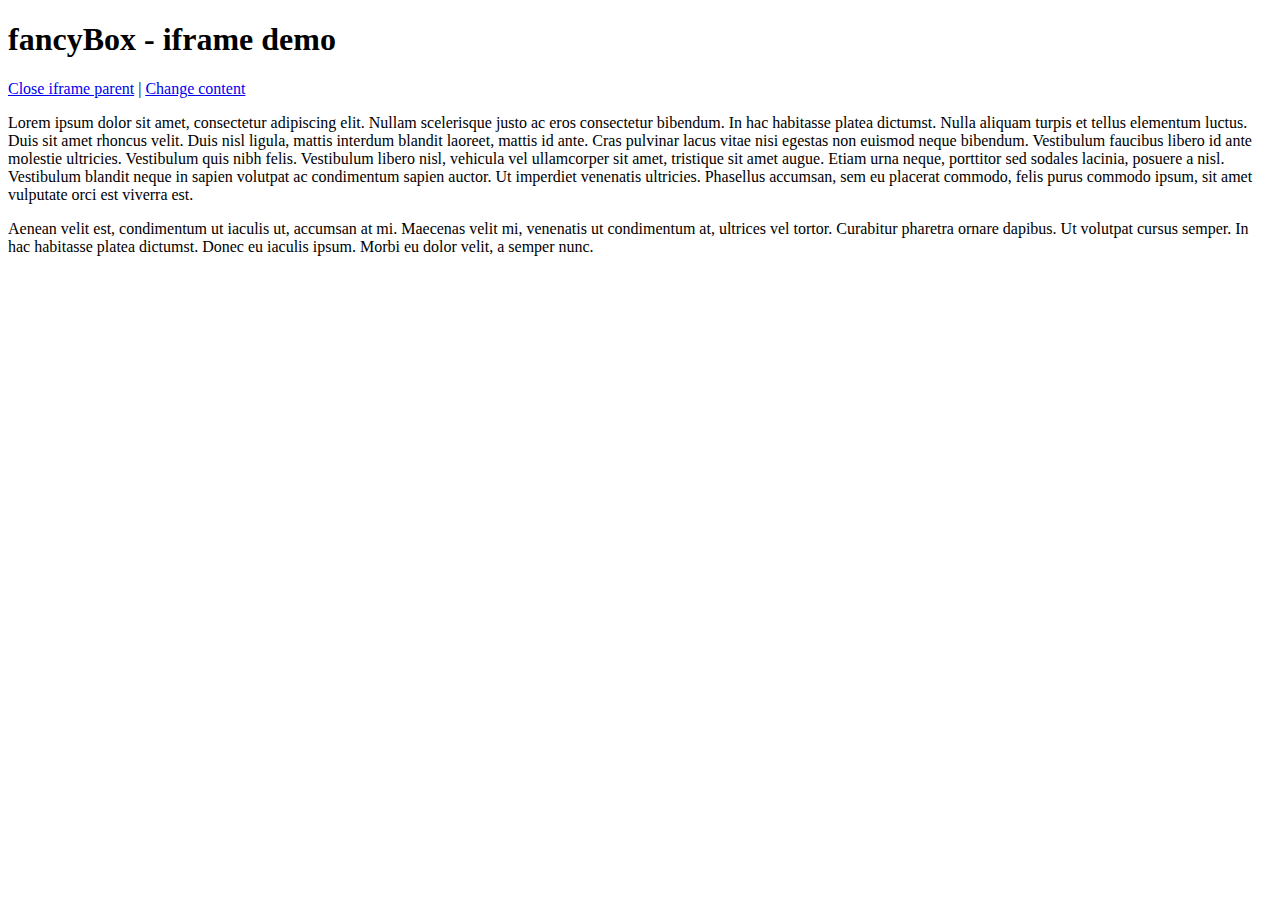
<file: vendor/fancybox/demo/iframe.html>
<!DOCTYPE html>
<html>
<head>
	<title>fancyBox - iframe demo</title>
	<meta http-equiv="Content-Type" content="text/html; charset=UTF-8" />
</head>
<body>
	<h1>fancyBox - iframe demo</h1>

	<p>
		<a href="javascript:parent.jQuery.fancybox.close();">Close iframe parent</a>

		|

		<a href="javascript:parent.jQuery.fancybox.open({href : '1_b.jpg', title : 'My title'});">Change content</a>
	</p>

	<p>
		Lorem ipsum dolor sit amet, consectetur adipiscing elit. Nullam scelerisque justo ac eros consectetur bibendum. In hac habitasse platea dictumst. Nulla aliquam turpis et tellus elementum luctus. Duis sit amet rhoncus velit. Duis nisl ligula, mattis interdum blandit laoreet, mattis id ante. Cras pulvinar lacus vitae nisi egestas non euismod neque bibendum. Vestibulum faucibus libero id ante molestie ultricies. Vestibulum quis nibh felis. Vestibulum libero nisl, vehicula vel ullamcorper sit amet, tristique sit amet augue. Etiam urna neque, porttitor sed sodales lacinia, posuere a nisl. Vestibulum blandit neque in sapien volutpat ac condimentum sapien auctor. Ut imperdiet venenatis ultricies. Phasellus accumsan, sem eu placerat commodo, felis purus commodo ipsum, sit amet vulputate orci est viverra est.
	</p>

	<p>
		Aenean velit est, condimentum ut iaculis ut, accumsan at mi. Maecenas velit mi, venenatis ut condimentum at, ultrices vel tortor. Curabitur pharetra ornare dapibus. Ut volutpat cursus semper. In hac habitasse platea dictumst. Donec eu iaculis ipsum. Morbi eu dolor velit, a semper nunc.
	</p>
</body>
</html>
</file>
<file: css/dada.min.css>
body{background:#E5E5E2;color:#412600;font-family:"Helvetica","Microsoft JhengHei",Verdana,Arial,sans-serif;font-weight:500;line-height:1.6;position:relative}html{font-size:8px}@media (min-width: 640px) and (max-width: 1200px){html{font-size:18px}}@media (min-width: 1200px){html{font-size:20px}}body{font-size:1rem}*{-moz-box-sizing:border-box;box-sizing:border-box;margin:0;padding:0}li{list-style:none}p{margin:0}a{margin:0px;text-decoration:none}a:focus{outline:none !important;text-decoration:none}a:active{outline:none !important;text-decoration:none}a:hover{text-decoration:none}em{font-style:normal}.h1,.h2,.h3,.h4,.h5,.h6,h1,h2,h3,h4,h5,h6{font-weight:500;line-height:1.5;margin:0;color:#333}input::-webkit-outer-spin-button,input::-webkit-inner-spin-button{-webkit-appearance:none !important;margin:0}input[type="number"]{-moz-appearance:textfield}select::-ms-expand{display:none}button{border:0}.primary_btn{width:50%;font-size:20px;margin:20px auto;text-align:center;position:relative;display:block;padding:0.4em 1em;text-decoration:none;color:#FFF;background:#28a7b8;border-radius:100px;font-weight:bold;cursor:pointer}.primary_btn:active{border-bottom:solid 2px #fd7b61;box-shadow:0 0 2px rgba(0,0,0,0.3)}.second_btn{width:70%;font-size:20px;margin:12px 0;text-align:center;position:relative;display:inline-block;padding:0.4em 1em;text-decoration:none;color:#FFF;background:-webkit-linear-gradient(#fdc861, #f6ba39);background:-moz-linear-gradient(#fdc861, #f6ba39);background:-o-linear-gradient(#fdc861, #f6ba39);background:linear-gradient(#fdc861, #f6ba39);border-bottom:solid 2px #fdc861;border-radius:100px;box-shadow:inset 0 2px 0 rgba(255,255,255,0.2),0 2px 2px rgba(0,0,0,0.19);font-weight:bold;cursor:pointer}.second_btn:active{border-bottom:solid 2px #fdc861;box-shadow:0 0 2px rgba(0,0,0,0.3)}.lineFBBt{height:40px;line-height:40px;background-color:#4267b2;border-radius:10px;border:1px solid #4267b2;color:#ffffff;text-align:center;display:block;padding:0 8px}.lineFBBt span{display:inline-block;width:15px;height:20px;background:url(../images/fbIcon.svg) no-repeat;vertical-align:middle;margin-right:4px}.lineFBBt:hover{background-color:#fff;border:1px solid #4267b2;color:#4267b2}.lineFBBt:hover span{background:url(../images/fbIcon_o.svg) no-repeat}.lineLINEBt{height:40px;line-height:40px;background-color:#01b901;border-radius:10px;border:1px solid #01b901;color:#ffffff;text-align:center;display:block;padding:0 8px}.lineLINEBt span{display:inline-block;width:32px;height:36px;background:url(../images/lineIcon.svg) no-repeat;vertical-align:middle;margin-right:4px}.lineLINEBt:hover{background-color:#fff;border:1px solid #01b901;color:#01b901}.lineLINEBt:hover span{background:url(../images/lineIcon_o.svg) no-repeat}.g-main{width:100%;padding-right:12px;padding-left:12px;margin-right:auto;margin-left:auto;position:relative}.g-main-L{width:100%;max-width:900px;padding-right:12px;padding-left:12px;margin-right:auto;margin-left:auto}.g-main-M{width:100%;max-width:600px;padding-right:12px;padding-left:12px;margin-right:auto;margin-left:auto}.row{margin-right:-12px;margin-left:-12px;position:relative}.flex-container{display:-webkit-flex;display:-moz-box;display:-ms-flexbox;display:flex}.f-nowrap{-webkit-flex-wrap:nowrap;-ms-flex-wrap:nowrap;flex-wrap:nowrap}.g-1{-webkit-flex:1;-moz-box-flex:1;-ms-flex:1;flex:1}.g-auto{-webkit-flex:0 0 auto;-moz-box-flex:0;-ms-flex:0 0 auto;flex:0 0 auto}.g-30{-webkit-flex:0 0 30%;-moz-box-flex:0;-ms-flex:0 0 30%;flex:0 0 30%}.g-70{-webkit-flex:0 0 70%;-moz-box-flex:0;-ms-flex:0 0 70%;flex:0 0 70%}.f-align-cc{-webkit-justify-content:center;-moz-box-pack:center;-ms-flex-pack:center;justify-content:center;-webkit-align-items:center;-moz-box-align:center;-ms-flex-align:center;align-items:center}.f-jc-spacebetween{-webkit-justify-content:space-between;-moz-box-pack:justify;-ms-flex-pack:justify;justify-content:space-between}.f-jc-center{-webkit-justify-content:center;-moz-box-pack:center;-ms-flex-pack:center;justify-content:center}.f-ai-center{-webkit-align-items:center;-moz-box-align:center;-ms-flex-align:center;align-items:center}label{display:block;margin:10px 0;padding:0 10px 0 0;font-weight:normal}button,input,optgroup,select,textarea{margin:0;font:inherit;color:inherit}button,input,select,textarea{font-family:inherit;font-size:inherit;line-height:inherit}button,select{text-transform:none}::-webkit-input-placeholder{color:#999}:-moz-placeholder{color:#999}::-moz-placeholder{color:#999}:-ms-input-placeholder{color:#999}.mgc{position:relative;width:16px;height:16px;-o-background-clip:border-box;background-clip:border-box;-webkit-appearance:none;-moz-appearance:none;appearance:none;margin:-0.15px 0.6px 0 0;vertical-align:text-bottom;border-radius:3px;-webkit-transition:background-color 0.25s;-o-transition:background-color 0.25s;-moz-transition:background-color 0.25s;transition:background-color 0.25s;background-color:#fff;border:1px solid #d7d7d7}.mgc:checked:after{content:"";display:block;height:4px;width:7px;border:0 solid #333;border-width:0 0 2px 2px;-webkit-transform:rotate(-45deg);-moz-transform:rotate(-45deg);-ms-transform:rotate(-45deg);-o-transform:rotate(-45deg);transform:rotate(-45deg);position:absolute;top:3px;left:3px}.mgc:disabled{opacity:0.65}.mgc:focus{outline:none;box-shadow:inset 0 1px 1px rgba(255,255,255,0.075),0 0 2px #38a7ff}.mgc:checked{background-color:#fff;border-color:#d7d7d7}.mgc:checked:after{border-color:#414141}.mgc-primary{background-color:#fff;border:1px solid #d7d7d7}.mgc-primary:checked{background-color:#fff;border-color:#28a7b8}.mgc-primary:checked:after{border-color:#28a7b8}.mgc-success{background-color:#fff;border:1px solid #d7d7d7}.mgc-success:checked{background-color:#5cb85c;border-color:#5cb85c}.mgc-success:checked:after{border-color:#fff}.mgc-info{background-color:#fff;border:1px solid #d7d7d7}.mgc-info:checked{background-color:#5bc0de;border-color:#5bc0de}.mgc-info:checked:after{border-color:#fff}.mgc-warning{background-color:#fff;border:1px solid #d7d7d7}.mgc-warning:checked{background-color:#f0ad4e;border-color:#f0ad4e}.mgc-warning:checked:after{border-color:#fff}.mgc-danger{background-color:#fff;border:1px solid #d7d7d7}.mgc-danger:checked{background-color:#cf3b3a;border-color:#cf3b3a}.mgc-danger:checked:after{border-color:#fff}.mgc-circle{border-radius:50%}.mgc-mg{width:18px;height:18px}.mgc-mg:checked:after{top:3px;left:3px;height:6px;width:12px}.mgc-lg{width:24px;height:24px}.mgc-lg:checked:after{top:4px;left:4px;height:8px;width:16px}.mgr{position:relative;width:16px;height:16px;-o-background-clip:border-box;background-clip:border-box;-webkit-appearance:none;-moz-appearance:none;appearance:none;vertical-align:text-bottom;border-radius:50%;background-color:#fff;border:1px solid #d7d7d7}.mgr:disabled{opacity:0.65}.mgr:before{content:"";display:block;height:0;width:0;-webkit-transition:width 0.25s, height 0.25s;-o-transition:width 0.25s, height 0.25s;-moz-transition:width 0.25s, height 0.25s;transition:width 0.25s, height 0.25s}.mgr:checked:before{height:8px;width:8px;border-radius:50%;margin:3px 0 0 3px}.mgr:focus{outline:none;box-shadow:inset 0 1px 1px rgba(255,255,255,0.075),0 0 2px #38a7ff}.mgr:checked{border:1px solid #555}.mgr:checked:before{background-color:#555}.mgr-primary{background-color:#fff;border:1px solid #d7d7d7}.mgr-primary:checked{border:1px solid #28a7b8}.mgr-primary:checked:before{background-color:#28a7b8}.mgr-success{background-color:#fff;border:1px solid #d7d7d7}.mgr-success:checked{border:1px solid #5cb85c}.mgr-success:checked:before{background-color:#5cb85c}.mgr-info{background-color:#fff;border:1px solid #d7d7d7}.mgr-info:checked{border:1px solid #5bc0de}.mgr-info:checked:before{background-color:#5bc0de}.mgr-warning{background-color:#fff;border:1px solid #d7d7d7}.mgr-warning:checked{border:1px solid #f0ad4e}.mgr-warning:checked:before{background-color:#f0ad4e}.mgr-danger{background-color:#fff;border:1px solid #d7d7d7}.mgr-danger:checked{border:1px solid #cf3b3a}.mgr-danger:checked:before{background-color:#cf3b3a}.mgr-sm{width:20px;height:20px}.mgr-sm:checked:before{height:14px;width:14px;border-radius:50%;margin:2px 0 0 2px}.mgr-lg{width:24px;height:24px}.mgr-lg:checked:before{height:16px;width:16px;border-radius:50%;margin:3px 0 0 3px}.mgc-switch{-webkit-appearance:none;-moz-appearance:none;appearance:none;position:relative;width:41px;height:24px;border:1px solid #dfdfdf;outline:0;border-radius:16px;-moz-box-sizing:border-box;box-sizing:border-box;background:#dfdfdf}.mgc-switch:before,.mgc-switch:after{content:" ";position:absolute;top:0;left:0;border-radius:15px;-webkit-transition:-webkit-transform 0.3s;transition:-webkit-transform 0.3s;-o-transition:-o-transform 0.3s;-moz-transition:transform 0.3s, -moz-transform 0.3s;transition:transform 0.3s;transition:transform 0.3s, -webkit-transform 0.3s, -moz-transform 0.3s, -o-transform 0.3s;transition:transform 0.3s, -webkit-transform 0.3s}.mgc-switch:before{width:39px;height:22px;background-color:#fdfdfd}.mgc-switch:after{width:22px;height:22px;background-color:#fff;box-shadow:0 1px 3px rgba(0,0,0,0.4)}.mgc-switch:checked{border-color:#04be02;background-color:#04be02}.mgc-switch:checked:before{-webkit-transform:scale(0);-moz-transform:scale(0);-ms-transform:scale(0);-o-transform:scale(0);transform:scale(0)}.mgc-switch:checked:after{-webkit-transform:translateX(17px);-moz-transform:translateX(17px);-ms-transform:translateX(17px);-o-transform:translateX(17px);transform:translateX(17px)}.mgc-sm.mgc-switch{height:20px;width:32px}.mgc-sm.mgc-switch:before{height:18px;width:30px}.mgc-sm.mgc-switch:after{width:18px;height:18px}.mgc-sm.mgc-switch:checked:after{top:0;left:2px;-webkit-transform:translateX(10px);-moz-transform:translateX(10px);-ms-transform:translateX(10px);-o-transform:translateX(10px);transform:translateX(10px)}.mgc-lg.mgc-switch{height:32px;width:52px}.mgc-lg.mgc-switch:before{height:30px;width:50px}.mgc-lg.mgc-switch:after{width:30px;height:30px}.mgc-lg.mgc-switch:checked:after{top:0;left:2px;-webkit-transform:translateX(18px);-moz-transform:translateX(18px);-ms-transform:translateX(18px);-o-transform:translateX(18px);transform:translateX(18px)}.form-style input[type="text"],.form-style input[type="date"],.form-style input[type="datetime"],.form-style input[type="email"],.form-style input[type="number"],.form-style input[type="search"],.form-style input[type="time"],.form-style input[type="url"],.form-style textarea,.form-style select{outline:none;box-sizing:border-box;-webkit-box-sizing:border-box;-moz-box-sizing:border-box;width:100%;background:#fff;border:1px solid #ccc;padding:5px;color:#555;border-radius:4px;height:44px}.form-style textarea{min-height:120px}.form-style input[type="text"]:focus,.form-style input[type="date"]:focus,.form-style input[type="datetime"]:focus,.form-style input[type="email"]:focus,.form-style input[type="number"]:focus,.form-style input[type="search"]:focus,.form-style input[type="time"]:focus,.form-style input[type="url"]:focus,.form-style textarea:focus,.form-style select:focus{box-shadow:0 0 5px #28a7b8;border:1px solid #28a7b8}.form-style input[type="submit"],.form-style input[type="button"]{width:100%}.form-style .error input[type="text"],.form-style .error input[type="date"],.form-style .error input[type="datetime"],.form-style .error input[type="email"],.form-style .error input[type="number"],.form-style .error input[type="search"],.form-style .error input[type="time"],.form-style .error input[type="url"],.form-style .error textarea,.form-style .error select{box-shadow:0 0 5px #f54747;border:1px solid #f54747}.form-style .error p{color:#f54747;font-size:13px}.form-style .disable input[type="text"],.form-style .disable input[type="date"],.form-style .disable input[type="datetime"],.form-style .disable input[type="email"],.form-style .disable input[type="number"],.form-style .disable input[type="search"],.form-style .disable input[type="time"],.form-style .disable input[type="url"],.form-style .disable textarea,.form-style .disable select{background-color:#eee;border:1px solid #eee}.form-style .icon-down{-webkit-appearance:none;-moz-appearance:none;appearance:none;background:url(../images/arrdownIcon.svg) no-repeat right 0.5em center;background-color:#fff;-o-background-size:16px;background-size:16px}select::-ms-expand{display:none}.mt-0{margin-top:0px !important}.mt-8{margin-top:8px !important}.mt-12{margin-top:12px !important}.mt-20{margin-top:20px !important}.mt-28{margin-top:28px !important}.mb-0{margin-bottom:0px !important}.mb-8{margin-bottom:8px !important}.mb-12{margin-bottom:12px !important}.mb-20{margin-bottom:20px !important}.mb-28{margin-bottom:28px !important}.mb-40{margin-bottom:40px !important}.ml-0{margin-left:0px !important}.ml-8{margin-left:8px !important}.ml-12{margin-left:12px !important}.ml-20{margin-left:20px !important}.ml-28{margin-left:28px !important}.mr-0{margin-right:0px !important}.mr-8{margin-right:8px !important}.mr-12{margin-right:12px !important}.mr-20{margin-right:20px !important}.mr-28{margin-right:28px !important}.pl-0{padding-left:0 !important}.pl-8{padding-left:8px !important}.pl-12{padding-left:12px !important}.pl-20{padding-left:20px !important}.pt-0{padding-top:0px !important}.pt-8{padding-top:8px !important}.pt-12{padding-top:12px !important}.pt-20{padding-top:20px !important}.pb-8{padding-bottom:8px !important}.pb-12{padding-bottom:12px !important}.pb-20{padding-bottom:20px !important}.pb-40{padding-bottom:40px !important}.content{max-width:1000px;margin:0 auto;padding:0 12px;position:relative}.clearfix:after{content:"";display:block;line-height:0;clear:both}.kv{width:100%;background:#F4F3EF}.skill{width:100%;background:#808080}.list h1{font-size:1.75rem;font-weight:bold;text-align:center;padding-top:40px}.list a:hover img{-webkit-filter:brightness(115%);filter:brightness(115%)}.listgrid{display:-webkit-flex;display:-moz-box;display:-ms-flexbox;display:flex;padding:20px;-webkit-flex-wrap:wrap;-ms-flex-wrap:wrap;flex-wrap:wrap}.listgrid .item{-webkit-flex:0 0 50%;-moz-box-flex:0;-ms-flex:0 0 50%;flex:0 0 50%;display:-webkit-flex;display:-moz-box;display:-ms-flexbox;display:flex;-webkit-justify-content:center;-moz-box-pack:center;-ms-flex-pack:center;justify-content:center;-webkit-align-items:center;-moz-box-align:center;-ms-flex-align:center;align-items:center;padding:2%}.listgrid .item a{border-radius:8px;overflow:hidden}.listgrid .flex-2{-webkit-flex:0 0 25%;-moz-box-flex:0;-ms-flex:0 0 25%;flex:0 0 25%}.titlebar{width:100%;background-color:#fff;height:58px;padding:10px;position:fixed;top:0;z-index:99;opacity:0.9;display:-webkit-flex;display:-moz-box;display:-ms-flexbox;display:flex}.titlebar .title{-webkit-flex:1;-moz-box-flex:1;-ms-flex:1;flex:1;font-size:24px;font-weight:bold;color:#707070}.titlebar .closebt{-webkit-flex:0 0 auto;-moz-box-flex:0;-ms-flex:0 0 auto;flex:0 0 auto;width:40px;height:40px}.case{margin-top:58px}.arrIcon{background:url(../images/arrIcon.svg) no-repeat;-o-background-size:cover;background-size:cover;display:inline-block}.arrIcon:hover{background:url(../images/arrIcon_o.svg) no-repeat}.closeIcon{background:url(../images/closeIcon.svg) no-repeat;-o-background-size:cover;background-size:cover;display:inline-block}.closeIcon:hover{background:url(../images/closeIcon_o.svg) no-repeat}.hamIcon{background:url(../images/hamIcon.svg) no-repeat;-o-background-size:cover;background-size:cover;display:inline-block}.hamIcon:hover{background:url(../images/hamIcon_o.svg) no-repeat}.plusIcon{background:url(../images/plusIcon.svg) no-repeat;-o-background-size:cover;background-size:cover;display:inline-block}.plusIcon:hover{background:url(../images/plusIcon_o.svg) no-repeat}.minusIcon{background:url(../images/minusIcon.svg) no-repeat;-o-background-size:cover;background-size:cover;display:inline-block}.minusIcon:hover{background:url(../images/minusIcon_o.svg) no-repeat}.img-rwd{width:100%;display:block}.scale11{height:0;padding-bottom:100%;-o-background-size:cover;background-size:cover;background-repeat:no-repeat;display:block;overflow:hidden}.scale11 img{width:100%}.scale169{height:0;padding-bottom:52.5%;-o-background-size:cover;background-size:cover;background-repeat:no-repeat;display:block;overflow:hidden}.scale169 img{width:100%}.video-container{position:relative;padding-bottom:56.25%;padding-top:30px;height:0;overflow:hidden}.video-container iframe,.video-container object,.video-container embed{position:absolute;top:0;left:0;width:100%;height:100%}.ellipsisOne{overflow:hidden;-o-text-overflow:ellipsis;text-overflow:ellipsis;white-space:nowrap}.ellipsis{overflow:hidden;-o-text-overflow:ellipsis;text-overflow:ellipsis;display:-webkit-box;-webkit-line-clamp:2}.table-bordered{border:1px solid #ddd}.product-table{width:100%;max-width:100%;margin-bottom:20px;font-size:16px;border-spacing:0;border-collapse:collapse}.product-table th{width:19%;text-align:left}.product-table .graybg{background-color:#f6f6f6}.table-bordered>tbody>tr>td,.table-bordered>tbody>tr>th,.table-bordered>tfoot>tr>td,.table-bordered>tfoot>tr>th,.table-bordered>thead>tr>td,.table-bordered>thead>tr>th{border:1px solid #ddd;padding:8px;line-height:1.42857143;vertical-align:top}.popup-cbg{position:relative;background:#fff;width:auto;max-width:500px;margin:20px auto}.popup-cbg-L{position:relative;background:#fff;width:auto;max-width:800px;margin:20px auto}.popup-cbg-coupon{position:relative;background:#fff;width:auto;max-width:500px;margin:16px auto}.popup-rbg{position:fixed;top:0;right:0;background:#fff;width:auto;min-width:360px}.popup-title{padding:0 12px;height:50px;font-size:20px;line-height:50px;border-bottom:1px solid #e5e5e5}@media screen and (max-width: 767px){.popup-rbg{width:100%;min-width:100%}}.mfp-close{width:50px;height:50px;font-size:32px}.mfp-fade.mfp-bg{opacity:0;-webkit-transition:all 0.15s ease-out;-moz-transition:all 0.15s ease-out;-o-transition:all 0.15s ease-out;transition:all 0.15s ease-out}.mfp-fade.mfp-bg.mfp-ready{opacity:0.8}.mfp-fade.mfp-bg.mfp-removing{opacity:0}.mfp-fade.mfp-wrap .mfp-content{opacity:0;-webkit-transition:all 0.15s ease-out;-moz-transition:all 0.15s ease-out;-o-transition:all 0.15s ease-out;transition:all 0.15s ease-out}.mfp-fade.mfp-wrap.mfp-ready .mfp-content{opacity:1}.mfp-fade.mfp-wrap.mfp-removing .mfp-content{opacity:0}
/*# sourceMappingURL=dada.min.css.map */
</file>
<file: css/eventheaderFooter.min.css>
body{background:#E5E5E2;color:#412600;font-family:"Helvetica","Microsoft JhengHei",Verdana,Arial,sans-serif;font-weight:500;line-height:1.6;position:relative}html{font-size:8px}@media (min-width: 640px) and (max-width: 1200px){html{font-size:18px}}@media (min-width: 1200px){html{font-size:20px}}body{font-size:1rem}.eventheader{width:100%;display:block;background-color:#fff;position:relative}.eventheader .g-main{height:50px;display:-webkit-flex;display:-moz-box;display:-ms-flexbox;display:flex;-webkit-justify-content:center;-moz-box-pack:center;-ms-flex-pack:center;justify-content:center;-webkit-align-items:center;-moz-box-align:center;-ms-flex-align:center;align-items:center}.eventheader .g-main .logo{-webkit-flex:0 0 auto;-moz-box-flex:0;-ms-flex:0 0 auto;flex:0 0 auto;height:35px;width:120px;margin-bottom:4px;display:block;cursor:pointer}.eventheader .g-main .logo img{width:100%}.eventheader .g-main .share{-webkit-flex:0 0 auto;-moz-box-flex:0;-ms-flex:0 0 auto;flex:0 0 auto;margin-left:auto;font-size:14px}.eventheader .g-main .share a{display:inline-block}.footer{border-top:#28a7b8 2px solid;font-size:12px;color:#eee;padding:12px;margin-top:28px}.lineFBBt{height:40px;line-height:40px;background-color:#4267b2;border-radius:10px;border:1px solid #4267b2;color:#ffffff;text-align:center;display:block;padding:0 8px}.lineFBBt span{display:inline-block;width:15px;height:20px;background:url(../images/fbIcon.svg) no-repeat;vertical-align:middle;margin-right:4px}.lineFBBt:hover{background-color:#fff;border:1px solid #4267b2;color:#4267b2}.lineFBBt:hover span{background:url(../images/fbIcon_o.svg) no-repeat}.lineLINEBt{height:40px;line-height:40px;background-color:#01b901;border-radius:10px;border:1px solid #01b901;color:#ffffff;text-align:center;display:block;padding:0 8px}.lineLINEBt span{display:inline-block;width:32px;height:36px;background:url(../images/lineIcon.svg) no-repeat;vertical-align:middle;margin-right:4px}.lineLINEBt:hover{background-color:#fff;border:1px solid #01b901;color:#01b901}.lineLINEBt:hover span{background:url(../images/lineIcon_o.svg) no-repeat}
/*# sourceMappingURL=eventheaderFooter.min.css.map */
</file>
